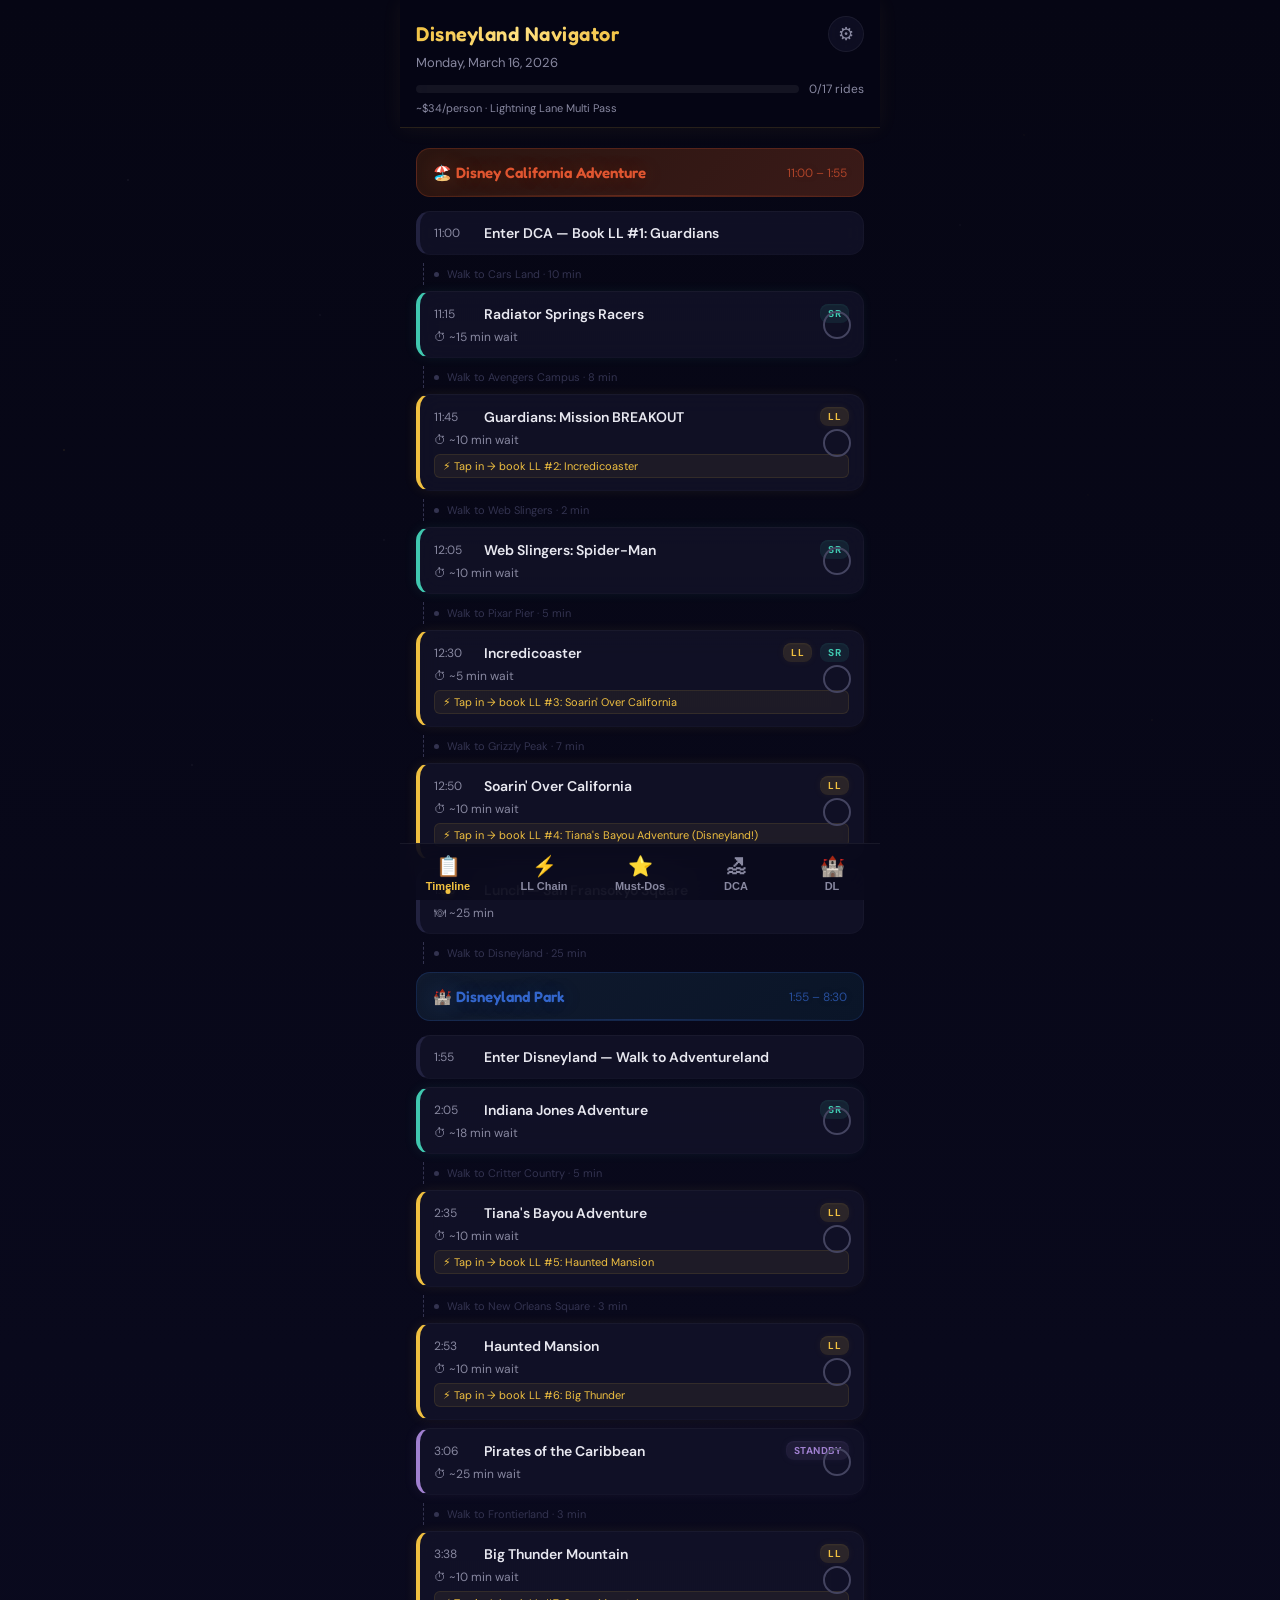
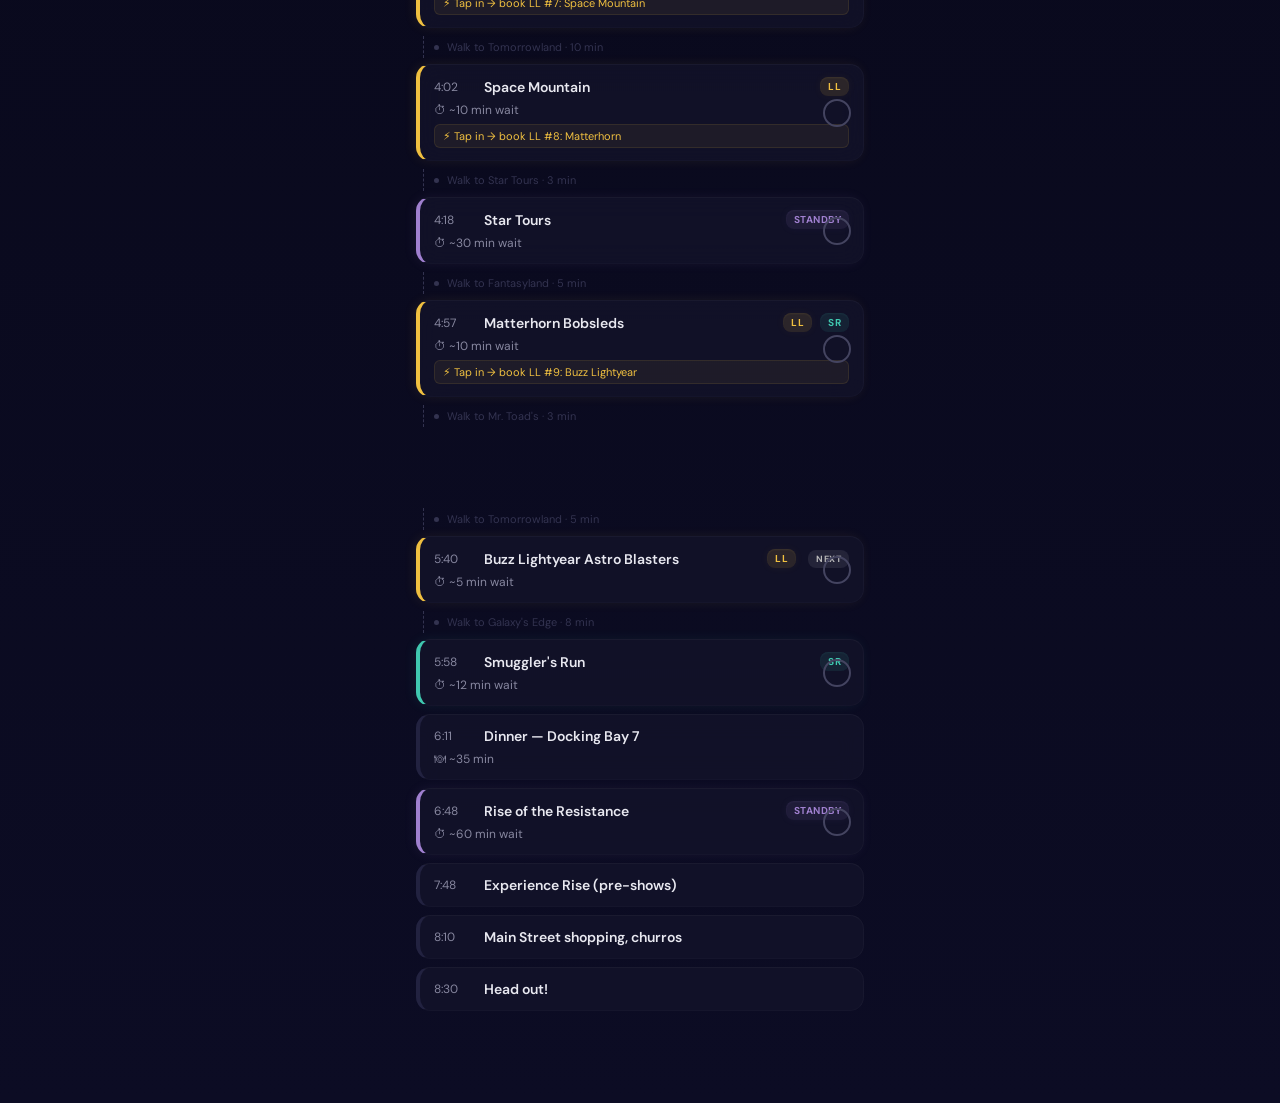
<file: index.html>
<!DOCTYPE html>
<html lang="en">
<head>
<meta charset="UTF-8">
<meta name="viewport" content="width=device-width, initial-scale=1.0, viewport-fit=cover">
<meta name="apple-mobile-web-app-capable" content="yes">
<meta name="apple-mobile-web-app-status-bar-style" content="black-translucent">
<meta name="theme-color" content="#0a0a1a">
<title>Disneyland Navigator — March 16</title>
<link rel="preconnect" href="https://fonts.googleapis.com">
<link rel="preconnect" href="https://fonts.gstatic.com" crossorigin>
<link href="https://fonts.googleapis.com/css2?family=DM+Sans:wght@400;500;600;700&family=Fredoka:wght@400;500;600;700&display=swap" rel="stylesheet">
<link rel="stylesheet" href="styles.css?v=3">
</head>
<body>

<div class="header">
  <div class="header-row">
    <h1 id="appTitle">Disneyland Navigator</h1>
    <button class="gear-btn" onclick="openSettings()" aria-label="Settings">&#9881;</button>
  </div>
  <div class="date" id="appDate">Monday, March 16, 2026</div>
  <div class="progress-bar-wrap">
    <div class="progress-bar"><div class="progress-bar-fill" id="progressFill"></div></div>
    <div class="progress-text" id="progressText">0/17 rides</div>
  </div>
  <div class="cost" id="appCost">~$34/person · Lightning Lane Multi Pass</div>
</div>

<div class="view active" id="view-timeline"></div>
<div class="view" id="view-chain"></div>
<div class="view" id="view-mustdos"></div>
<div class="view" id="view-dca"></div>
<div class="view" id="view-dl"></div>

<nav class="tabs">
  <button class="tab active" data-view="timeline"><span class="tab-icon">&#x1F4CB;</span>Timeline</button>
  <button class="tab" data-view="chain"><span class="tab-icon">&#x26A1;</span>LL Chain</button>
  <button class="tab" data-view="mustdos"><span class="tab-icon">&#x2B50;</span>Must-Dos</button>
  <button class="tab" data-view="dca"><span class="tab-icon">&#x1F3D6;</span>DCA</button>
  <button class="tab" data-view="dl"><span class="tab-icon">&#x1F3F0;</span>DL</button>
</nav>

<div class="settings-overlay" id="settingsOverlay">
  <div class="settings-header">
    <h2>Settings</h2>
    <button class="close-btn" onclick="closeSettings()" aria-label="Close">&#x2715;</button>
  </div>

  <div class="settings-section">
    <h3>Export Plan</h3>
    <p>Copy your plan + progress as JSON to share with Claude. Claude can return the full plan or just the sections that changed.</p>
    <label style="display:flex;align-items:center;gap:8px;font-size:12px;color:var(--text-dim);margin-bottom:10px;cursor:pointer;">
      <input type="checkbox" id="exportLiveWaits" checked> Include live wait times
    </label>
    <label style="display:flex;align-items:center;gap:8px;font-size:12px;color:var(--text-dim);margin-bottom:10px;cursor:pointer;">
      <input type="checkbox" id="exportLLSlots" checked> Include LL return windows
    </label>
    <div class="settings-btns">
      <button class="settings-btn btn-primary" onclick="exportPlan()">Copy to Clipboard</button>
    </div>
    <textarea class="settings-textarea" id="exportArea" readonly style="margin-top:10px;display:none;"></textarea>
    <div id="exportMsg"></div>
  </div>

  <div class="settings-section">
    <h3>Import Plan</h3>
    <p>Paste updated JSON from Claude. Supports full plans or partial updates (only changed sections).</p>
    <textarea class="settings-textarea" id="importArea" placeholder="Paste JSON here..."></textarea>
    <div class="settings-btns" style="margin-top:10px;">
      <button class="settings-btn btn-primary" onclick="importPlan()">Import Plan</button>
    </div>
    <div id="importMsg"></div>
  </div>

  <div class="settings-section">
    <h3>Live Wait Times</h3>
    <p id="liveWaitsStatus">Checking...</p>
    <div class="settings-btns" style="margin-top:8px;">
      <button class="settings-btn btn-primary" onclick="fetchLiveWaits()" style="font-size:12px;padding:8px 14px;">Refresh Now</button>
    </div>
  </div>

  <div class="settings-section">
    <h3>LL Return Windows</h3>
    <p id="llSlotsStatus">Checking...</p>
    <div class="settings-btns" style="margin-top:8px;">
      <button class="settings-btn btn-primary" onclick="fetchLLSlots()" style="font-size:12px;padding:8px 14px;">Refresh Now</button>
    </div>
  </div>

  <div class="settings-section">
    <h3>Departure Time</h3>
    <p>When you want to leave the park.</p>
    <input type="time" id="departureTime" value="20:30" class="departure-time-input">
  </div>

  <div class="settings-section">
    <h3>Reset</h3>
    <p>Restore the default built-in plan and clear any imported data.</p>
    <div class="settings-btns">
      <button class="settings-btn btn-danger" onclick="resetPlan()">Reset to Default</button>
    </div>
    <div id="resetMsg"></div>
  </div>
</div>

<div class="ll-input-overlay" id="llInputOverlay" onclick="closeLLEntry()">
  <div class="ll-input-sheet" onclick="event.stopPropagation()">
    <div id="llInputBody"></div>
  </div>
</div>
<div class="toast" id="toast"></div>

<script src="plan-data.js?v=3"></script>
<script src="app.js?v=3"></script>
</body>
</html>
</file>
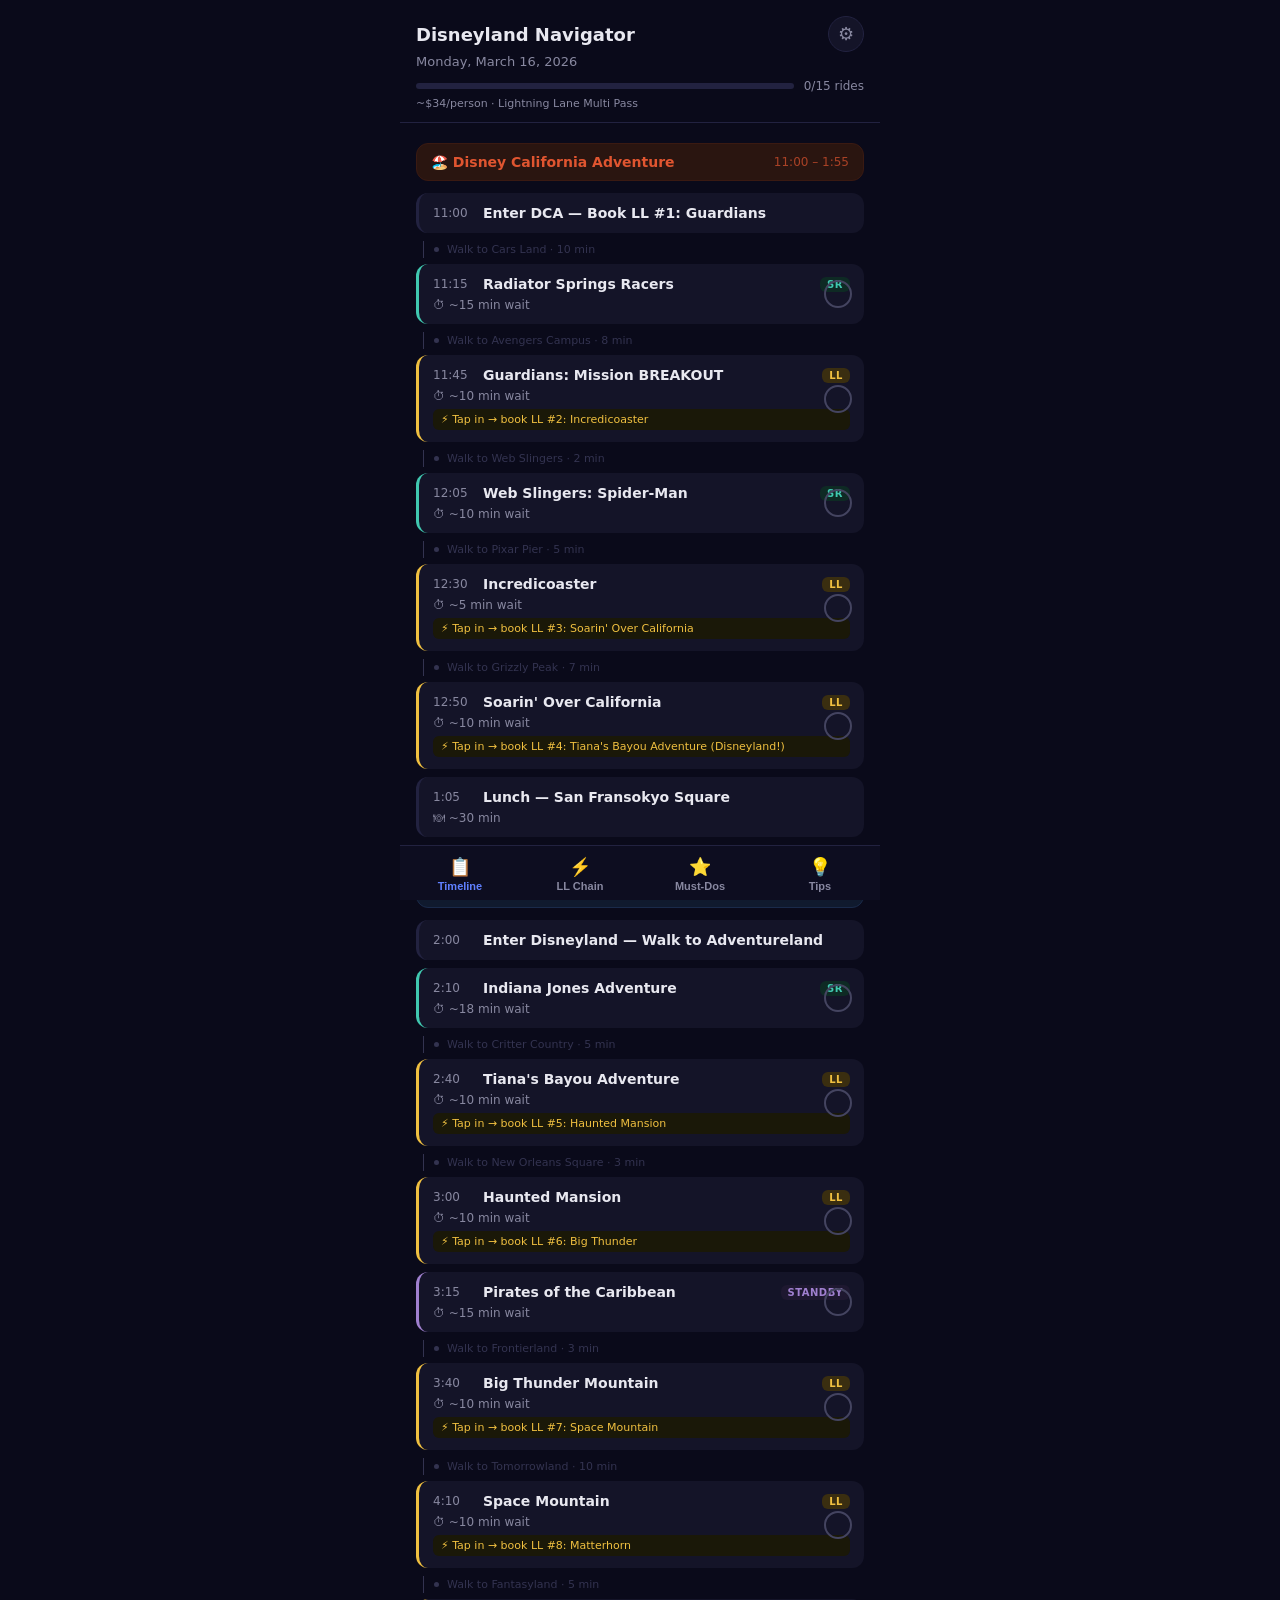
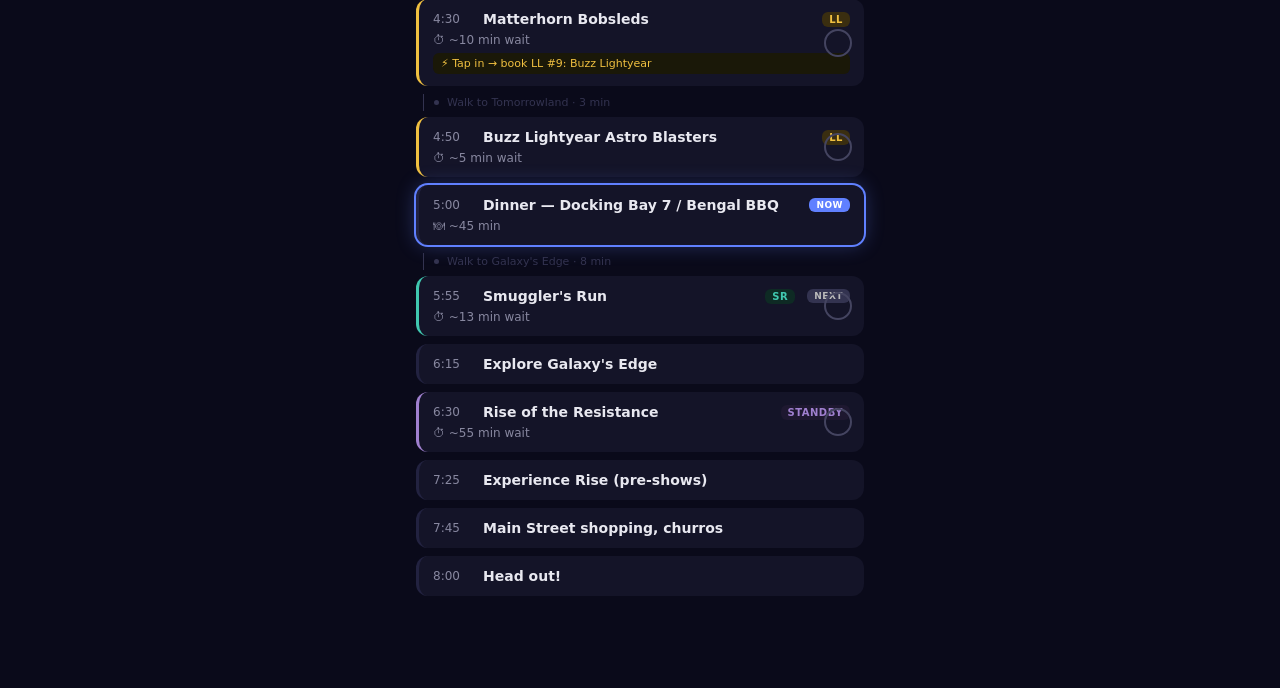
<file: disneyland-navigator.html>
<!DOCTYPE html>
<html lang="en">
<head>
<meta charset="UTF-8">
<meta name="viewport" content="width=device-width, initial-scale=1.0, viewport-fit=cover">
<meta name="apple-mobile-web-app-capable" content="yes">
<meta name="apple-mobile-web-app-status-bar-style" content="black-translucent">
<meta name="theme-color" content="#0a0a1a">
<title>Disneyland Navigator — March 16</title>
<style>
:root {
  --bg: #0a0a1a;
  --bg-card: #141428;
  --bg-card-done: #0e0e1e;
  --text: #e8e8f0;
  --text-dim: #8888a0;
  --text-done: #55556a;
  --dca: #e05530;
  --dca-bg: #2a1510;
  --dl: #3366cc;
  --dl-bg: #101a2e;
  --ll: #f0c040;
  --sr: #40c8b0;
  --standby: #a080d0;
  --walk: #333350;
  --accent: #6080ff;
  --now-glow: #6080ff55;
  --border: #222240;
  --radius: 12px;
  --safe-top: env(safe-area-inset-top, 0px);
  --safe-bottom: env(safe-area-inset-bottom, 0px);
}
* { margin:0; padding:0; box-sizing:border-box; -webkit-tap-highlight-color:transparent; }
body {
  font-family: -apple-system, BlinkMacSystemFont, 'Segoe UI', system-ui, sans-serif;
  background: var(--bg);
  color: var(--text);
  max-width: 480px;
  margin: 0 auto;
  min-height: 100dvh;
  padding-top: var(--safe-top);
  padding-bottom: calc(60px + var(--safe-bottom));
  overflow-x: hidden;
}

/* Header */
.header {
  padding: 16px 16px 12px;
  position: sticky; top: 0; z-index: 50;
  background: var(--bg);
  border-bottom: 1px solid var(--border);
}
.header-row { display:flex; align-items:center; justify-content:space-between; }
.header h1 { font-size: 18px; font-weight: 700; }
.header .date { font-size: 13px; color: var(--text-dim); margin-top: 2px; }
.progress-bar-wrap {
  margin-top: 10px; display:flex; align-items:center; gap:10px;
}
.progress-bar {
  flex:1; height:6px; background:#222240; border-radius:3px; overflow:hidden;
}
.progress-bar-fill {
  height:100%; background: linear-gradient(90deg, var(--ll), var(--accent));
  border-radius:3px; transition: width .4s ease;
}
.progress-text { font-size:12px; color:var(--text-dim); white-space:nowrap; }
.cost { font-size:11px; color:var(--text-dim); margin-top:4px; }

/* Gear button */
.gear-btn {
  width:36px; height:36px; border-radius:50%; border:1px solid var(--border);
  background:var(--bg-card); cursor:pointer; font-size:18px; display:flex;
  align-items:center; justify-content:center; color:var(--text-dim);
  transition: color .2s, border-color .2s; flex-shrink:0;
}
.gear-btn:hover { color:var(--text); border-color:var(--text-dim); }

/* Tabs */
.tabs {
  position:fixed; bottom:0; left:0; right:0; z-index:100;
  background: #0d0d20; border-top:1px solid var(--border);
  display:flex; justify-content:center; max-width:480px; margin:0 auto;
  padding-bottom: var(--safe-bottom);
}
.tab {
  flex:1; padding:10px 0 8px; text-align:center; font-size:11px; font-weight:600;
  color:var(--text-dim); background:none; border:none; cursor:pointer;
  transition: color .2s;
}
.tab.active { color:var(--accent); }
.tab-icon { font-size:18px; display:block; margin-bottom:2px; }

/* Views */
.view { display:none; padding:12px 16px 24px; }
.view.active { display:block; }

/* Park Banner */
.park-banner {
  padding:10px 14px; border-radius:var(--radius); margin:8px 0 12px;
  font-weight:700; font-size:14px; display:flex; align-items:center; gap:8px;
}
.park-banner.dca { background:var(--dca-bg); color:var(--dca); border:1px solid #3a1a12; }
.park-banner.dl { background:var(--dl-bg); color:var(--dl); border:1px solid #1a2a4a; }
.park-banner .park-time { font-weight:400; font-size:12px; opacity:.7; margin-left:auto; }

/* Activity Card */
.card {
  background:var(--bg-card); border-radius:var(--radius); padding:12px 14px;
  margin-bottom:8px; border-left:3px solid var(--border);
  transition: opacity .3s, transform .15s;
  position:relative;
}
.card.method-ll { border-left-color:var(--ll); }
.card.method-sr { border-left-color:var(--sr); }
.card.method-standby { border-left-color:var(--standby); }
.card.done { opacity:.45; }
.card.done .card-title { text-decoration:line-through; }
.card.now { box-shadow:0 0 0 2px var(--accent), 0 0 20px var(--now-glow); }
@keyframes pulse-glow {
  0%,100% { box-shadow:0 0 0 2px var(--accent), 0 0 12px var(--now-glow); }
  50% { box-shadow:0 0 0 2px var(--accent), 0 0 24px var(--now-glow); }
}
.card.now { animation: pulse-glow 2.5s ease-in-out infinite; }

.card-top { display:flex; align-items:center; gap:8px; }
.card-time { font-size:12px; color:var(--text-dim); min-width:42px; font-variant-numeric:tabular-nums; }
.card-title { font-size:14px; font-weight:600; flex:1; }
.badge {
  font-size:10px; font-weight:700; padding:2px 7px; border-radius:6px;
  text-transform:uppercase; letter-spacing:.5px;
}
.badge-ll { background:#3a2e10; color:var(--ll); }
.badge-sr { background:#0e2a24; color:var(--sr); }
.badge-standby { background:#1e1830; color:var(--standby); }
.badge-now { background:var(--accent); color:#fff; font-size:9px; margin-left:4px; }
.badge-next { background:#333350; color:#bbb; font-size:9px; margin-left:4px; }

.card-details { margin-top:6px; display:flex; align-items:center; gap:10px; font-size:12px; color:var(--text-dim); }
.card-wait { display:flex; align-items:center; gap:3px; }
.card-ll-note { margin-top:6px; font-size:11px; color:var(--ll); background:#1a1808; padding:4px 8px; border-radius:6px; }

.card-check {
  position:absolute; right:12px; top:50%; transform:translateY(-50%);
  width:28px; height:28px; border-radius:50%; border:2px solid #444460;
  background:none; cursor:pointer; display:flex; align-items:center; justify-content:center;
  transition: all .2s; color:transparent; font-size:14px;
}
.card-check.checked {
  border-color:var(--accent); background:var(--accent); color:#fff;
  animation: check-pop .25s ease;
}
@keyframes check-pop {
  0% { transform:translateY(-50%) scale(1); }
  50% { transform:translateY(-50%) scale(1.25); }
  100% { transform:translateY(-50%) scale(1); }
}

/* Walk connector */
.walk {
  display:flex; align-items:center; gap:8px; padding:2px 0 2px 18px;
  margin-bottom:6px; font-size:11px; color:var(--walk); position:relative;
}
.walk::before {
  content:''; position:absolute; left:7px; top:0; bottom:0;
  width:1px; background:var(--walk);
}
.walk-dot {
  width:5px; height:5px; border-radius:50%; background:var(--walk); flex-shrink:0;
}

/* LL Chain */
.chain-step {
  display:flex; gap:12px; padding:12px 0; position:relative;
}
.chain-step::before {
  content:''; position:absolute; left:15px; top:0; bottom:0; width:2px; background:var(--border);
}
.chain-step:last-child::before { display:none; }
.chain-num {
  width:32px; height:32px; border-radius:50%; border:2px solid var(--border);
  display:flex; align-items:center; justify-content:center;
  font-size:13px; font-weight:700; flex-shrink:0; z-index:1; background:var(--bg);
}
.chain-step.done .chain-num { border-color:var(--accent); background:var(--accent); color:#fff; }
.chain-body { flex:1; }
.chain-trigger { font-size:11px; color:var(--text-dim); }
.chain-ride { font-size:14px; font-weight:600; margin-top:2px; }
.chain-park { font-size:11px; margin-top:2px; }
.chain-park.dca { color:var(--dca); }
.chain-park.dl { color:var(--dl); }
.chain-note { font-size:11px; color:var(--ll); margin-top:4px; padding:3px 8px; background:#1a1808; border-radius:6px; display:inline-block; }

/* Must-Dos */
.mustdo-item {
  display:flex; align-items:center; gap:12px; padding:14px;
  background:var(--bg-card); border-radius:var(--radius); margin-bottom:8px;
}
.mustdo-item.done { opacity:.45; }
.mustdo-item.done .mustdo-title { text-decoration:line-through; }
.mustdo-check {
  width:28px; height:28px; border-radius:50%; border:2px solid #444460;
  background:none; cursor:pointer; display:flex; align-items:center; justify-content:center;
  transition:all .2s; color:transparent; font-size:14px; flex-shrink:0;
}
.mustdo-check.checked { border-color:var(--accent); background:var(--accent); color:#fff; animation:check-pop .25s ease; }
.mustdo-title { font-size:14px; font-weight:600; flex:1; }
.mustdo-meta { font-size:11px; color:var(--text-dim); }
.mustdo-progress { font-size:13px; color:var(--text-dim); margin-bottom:12px; }

/* Tips */
details {
  background:var(--bg-card); border-radius:var(--radius); margin-bottom:8px;
  overflow:hidden;
}
summary {
  padding:14px; font-weight:600; font-size:14px; cursor:pointer;
  list-style:none; display:flex; align-items:center; gap:8px;
  min-height:44px;
}
summary::-webkit-details-marker { display:none; }
summary::before { content:'▸'; color:var(--text-dim); transition:transform .2s; }
details[open] summary::before { transform:rotate(90deg); }
.tip-content { padding:0 14px 14px; font-size:13px; color:var(--text-dim); line-height:1.5; }
.section-title { font-size:16px; font-weight:700; margin:16px 0 10px; }

/* Settings overlay */
.settings-overlay {
  display:none; position:fixed; inset:0; z-index:200;
  background:var(--bg); overflow-y:auto;
  max-width:480px; margin:0 auto;
  padding: calc(var(--safe-top) + 16px) 16px calc(var(--safe-bottom) + 16px);
}
.settings-overlay.open { display:block; }
.settings-header {
  display:flex; align-items:center; justify-content:space-between; margin-bottom:24px;
}
.settings-header h2 { font-size:18px; font-weight:700; }
.close-btn {
  width:36px; height:36px; border-radius:50%; border:1px solid var(--border);
  background:var(--bg-card); cursor:pointer; font-size:20px; display:flex;
  align-items:center; justify-content:center; color:var(--text-dim);
}
.settings-section { margin-bottom:28px; }
.settings-section h3 { font-size:14px; font-weight:600; margin-bottom:8px; color:var(--text); }
.settings-section p { font-size:12px; color:var(--text-dim); margin-bottom:10px; line-height:1.4; }
.settings-textarea {
  width:100%; min-height:120px; background:var(--bg-card); border:1px solid var(--border);
  border-radius:var(--radius); color:var(--text); font-family:monospace; font-size:11px;
  padding:10px; resize:vertical;
}
.settings-btn {
  padding:10px 20px; border-radius:var(--radius); border:none; font-weight:600;
  font-size:13px; cursor:pointer; transition: opacity .2s;
}
.settings-btn:active { opacity:.7; }
.btn-primary { background:var(--accent); color:#fff; }
.btn-danger { background:#401818; color:#e05050; border:1px solid #602020; }
.settings-btns { display:flex; gap:10px; flex-wrap:wrap; }
.settings-msg {
  font-size:12px; margin-top:8px; padding:6px 10px; border-radius:6px;
}
.settings-msg.success { color:#40c870; background:#0a2010; }
.settings-msg.error { color:#e05050; background:#2a0a0a; }

/* Live wait times */
.card-wait-live { color: #f0c040; font-weight: 600; }
.card-wait-planned { opacity: 0.6; }
.card-closed { color: #e05050; font-size: 11px; font-weight: 600; }
.live-dot { display:inline-block; width:6px; height:6px; border-radius:50%; background:#40c870; margin-right:4px; vertical-align:middle; }
.live-dot.stale { background: #f0c040; }
.attribution { font-size:10px; color:var(--text-dim); text-align:center; padding:8px 0; margin-top:16px; opacity:0.6; }
.attribution a { color:var(--text-dim); text-decoration:underline; }

/* Action Sheet */
.action-overlay {
  position:fixed; inset:0; z-index:200; background:rgba(0,0,0,0.6);
  display:none; align-items:flex-end; justify-content:center;
  -webkit-backdrop-filter:blur(4px); backdrop-filter:blur(4px);
}
.action-overlay.open { display:flex; }
.action-sheet {
  background:#1a1a30; width:100%; max-width:480px;
  border-radius:16px 16px 0 0; padding:20px 16px calc(16px + var(--safe-bottom));
  animation: sheetUp .25s ease-out;
}
@keyframes sheetUp { from { transform:translateY(100%); } to { transform:translateY(0); } }
.action-sheet-title { font-size:16px; font-weight:700; margin-bottom:2px; }
.action-sheet-sub { font-size:12px; color:var(--text-dim); margin-bottom:14px; }
.action-btn {
  display:flex; align-items:center; gap:10px; width:100%; padding:12px 14px;
  background:#222244; border:1px solid var(--border); border-radius:10px;
  color:var(--text); font-size:14px; cursor:pointer; margin-bottom:8px;
  text-align:left; transition:background .15s;
}
.action-btn:active { background:#2a2a50; }
.action-btn-icon { font-size:18px; flex-shrink:0; width:28px; text-align:center; }
.action-cancel {
  width:100%; padding:13px; background:transparent; border:1px solid var(--border);
  border-radius:10px; color:var(--text-dim); font-size:14px; font-weight:600;
  cursor:pointer; margin-top:4px;
}
.action-cancel:active { background:#222244; }
.action-custom-wrap {
  display:flex; gap:8px; margin-bottom:8px;
}
.action-custom-wrap input {
  flex:1; padding:10px 12px; background:#181830; border:1px solid var(--border);
  border-radius:8px; color:var(--text); font-size:14px; outline:none;
}
.action-custom-wrap input:focus { border-color:var(--accent); }
.action-custom-wrap button {
  padding:10px 16px; background:var(--accent); border:none; border-radius:8px;
  color:#fff; font-size:13px; font-weight:600; cursor:pointer; white-space:nowrap;
}

/* Toast */
.toast {
  position:fixed; bottom:calc(70px + var(--safe-bottom)); left:50%; transform:translateX(-50%);
  background:#40c870; color:#000; padding:10px 20px; border-radius:20px;
  font-size:13px; font-weight:600; z-index:300; opacity:0; pointer-events:none;
  transition:opacity .25s; white-space:nowrap;
}
.toast.show { opacity:1; }
</style>
</head>
<body>

<div class="header">
  <div class="header-row">
    <h1 id="appTitle">Disneyland Navigator</h1>
    <button class="gear-btn" onclick="openSettings()" aria-label="Settings">&#9881;</button>
  </div>
  <div class="date" id="appDate">Monday, March 16, 2026</div>
  <div class="progress-bar-wrap">
    <div class="progress-bar"><div class="progress-bar-fill" id="progressFill"></div></div>
    <div class="progress-text" id="progressText">0/15 rides</div>
  </div>
  <div class="cost" id="appCost">~$34/person · Lightning Lane Multi Pass</div>
</div>

<div class="view active" id="view-timeline"></div>
<div class="view" id="view-chain"></div>
<div class="view" id="view-mustdos"></div>
<div class="view" id="view-tips"></div>

<nav class="tabs">
  <button class="tab active" data-view="timeline"><span class="tab-icon">&#x1F4CB;</span>Timeline</button>
  <button class="tab" data-view="chain"><span class="tab-icon">&#x26A1;</span>LL Chain</button>
  <button class="tab" data-view="mustdos"><span class="tab-icon">&#x2B50;</span>Must-Dos</button>
  <button class="tab" data-view="tips"><span class="tab-icon">&#x1F4A1;</span>Tips</button>
</nav>

<div class="settings-overlay" id="settingsOverlay">
  <div class="settings-header">
    <h2>Settings</h2>
    <button class="close-btn" onclick="closeSettings()" aria-label="Close">&#x2715;</button>
  </div>

  <div class="settings-section">
    <h3>Export Plan</h3>
    <p>Copy your plan + progress as JSON to share with Claude. Claude can return the full plan or just the sections that changed.</p>
    <label style="display:flex;align-items:center;gap:8px;font-size:12px;color:var(--text-dim);margin-bottom:10px;cursor:pointer;">
      <input type="checkbox" id="exportLiveWaits" checked> Include live wait times
    </label>
    <div class="settings-btns">
      <button class="settings-btn btn-primary" onclick="exportPlan()">Copy to Clipboard</button>
    </div>
    <textarea class="settings-textarea" id="exportArea" readonly style="margin-top:10px;display:none;"></textarea>
    <div id="exportMsg"></div>
  </div>

  <div class="settings-section">
    <h3>Import Plan</h3>
    <p>Paste updated JSON from Claude. Supports full plans or partial updates (only changed sections).</p>
    <textarea class="settings-textarea" id="importArea" placeholder="Paste JSON here..."></textarea>
    <div class="settings-btns" style="margin-top:10px;">
      <button class="settings-btn btn-primary" onclick="importPlan()">Import Plan</button>
    </div>
    <div id="importMsg"></div>
  </div>

  <div class="settings-section">
    <h3>Live Wait Times</h3>
    <p id="liveWaitsStatus">Checking...</p>
  </div>

  <div class="settings-section">
    <h3>Reset</h3>
    <p>Restore the default built-in plan and clear any imported data.</p>
    <div class="settings-btns">
      <button class="settings-btn btn-danger" onclick="resetPlan()">Reset to Default</button>
    </div>
    <div id="resetMsg"></div>
  </div>
</div>

<div class="action-overlay" id="actionOverlay" onclick="closeActions()">
  <div class="action-sheet" onclick="event.stopPropagation()">
    <div id="actionSheetBody"></div>
    <button class="action-cancel" onclick="closeActions()">Cancel</button>
  </div>
</div>
<div class="toast" id="toast"></div>

<script>
// ── Default Plan Data ─────────────────────────────────
const DEFAULT_PLAN = {
  version: 1,
  meta: {
    title: 'Disneyland Navigator',
    date: 'Monday, March 16, 2026',
    cost: '~$34/person \u00b7 Lightning Lane Multi Pass'
  },
  schedule: [
    // DCA
    {id:'enter-dca',time:'11:00',m:660,title:'Enter DCA \u2014 Book LL #1: Guardians',park:'dca',type:'action',method:null,wait:null,isMustDo:false,llNote:null},
    {id:'walk-carsland',time:'11:05',m:665,title:'Walk to Cars Land',park:'dca',type:'walk',method:null,wait:10,isMustDo:false,llNote:null},
    {id:'radiator-springs',time:'11:15',m:675,title:'Radiator Springs Racers',park:'dca',type:'ride',method:'sr',wait:15,isMustDo:true,llNote:null},
    {id:'walk-avengers',time:'11:35',m:695,title:'Walk to Avengers Campus',park:'dca',type:'walk',method:null,wait:8,isMustDo:false,llNote:null},
    {id:'guardians',time:'11:45',m:705,title:'Guardians: Mission BREAKOUT',park:'dca',type:'ride',method:'ll',wait:10,isMustDo:true,llNote:'Tap in \u2192 book LL #2: Incredicoaster'},
    {id:'walk-webslingers',time:'12:00',m:720,title:'Walk to Web Slingers',park:'dca',type:'walk',method:null,wait:2,isMustDo:false,llNote:null},
    {id:'webslingers',time:'12:05',m:725,title:'Web Slingers: Spider-Man',park:'dca',type:'ride',method:'sr',wait:10,isMustDo:false,llNote:null},
    {id:'walk-pixarpier',time:'12:20',m:740,title:'Walk to Pixar Pier',park:'dca',type:'walk',method:null,wait:5,isMustDo:false,llNote:null},
    {id:'incredicoaster',time:'12:30',m:750,title:'Incredicoaster',park:'dca',type:'ride',method:'ll',wait:5,isMustDo:false,llNote:'Tap in \u2192 book LL #3: Soarin\' Over California'},
    {id:'walk-grizzly',time:'12:40',m:760,title:'Walk to Grizzly Peak',park:'dca',type:'walk',method:null,wait:7,isMustDo:false,llNote:null},
    {id:'soarin',time:'12:50',m:770,title:'Soarin\' Over California',park:'dca',type:'ride',method:'ll',wait:10,isMustDo:false,llNote:'Tap in \u2192 book LL #4: Tiana\'s Bayou Adventure (Disneyland!)'},
    {id:'lunch',time:'1:05',m:785,title:'Lunch \u2014 San Fransokyo Square',park:'dca',type:'meal',method:null,wait:30,isMustDo:false,llNote:null},
    {id:'walk-disneyland',time:'1:35',m:815,title:'Walk to Disneyland',park:'dca',type:'walk',method:null,wait:25,isMustDo:false,llNote:null},

    // Disneyland
    {id:'enter-dl',time:'2:00',m:840,title:'Enter Disneyland \u2014 Walk to Adventureland',park:'dl',type:'action',method:null,wait:7,isMustDo:false,llNote:null},
    {id:'indiana-jones',time:'2:10',m:850,title:'Indiana Jones Adventure',park:'dl',type:'ride',method:'sr',wait:18,isMustDo:true,llNote:null},
    {id:'walk-critter',time:'2:30',m:870,title:'Walk to Critter Country',park:'dl',type:'walk',method:null,wait:5,isMustDo:false,llNote:null},
    {id:'tianas',time:'2:40',m:880,title:'Tiana\'s Bayou Adventure',park:'dl',type:'ride',method:'ll',wait:10,isMustDo:false,llNote:'Tap in \u2192 book LL #5: Haunted Mansion'},
    {id:'walk-neworleans',time:'2:55',m:895,title:'Walk to New Orleans Square',park:'dl',type:'walk',method:null,wait:3,isMustDo:false,llNote:null},
    {id:'haunted-mansion',time:'3:00',m:900,title:'Haunted Mansion',park:'dl',type:'ride',method:'ll',wait:10,isMustDo:true,llNote:'Tap in \u2192 book LL #6: Big Thunder'},
    {id:'pirates',time:'3:15',m:915,title:'Pirates of the Caribbean',park:'dl',type:'ride',method:'standby',wait:15,isMustDo:false,llNote:null},
    {id:'walk-frontier',time:'3:35',m:935,title:'Walk to Frontierland',park:'dl',type:'walk',method:null,wait:3,isMustDo:false,llNote:null},
    {id:'big-thunder',time:'3:40',m:940,title:'Big Thunder Mountain',park:'dl',type:'ride',method:'ll',wait:10,isMustDo:true,llNote:'Tap in \u2192 book LL #7: Space Mountain'},
    {id:'walk-tomorrow1',time:'3:55',m:955,title:'Walk to Tomorrowland',park:'dl',type:'walk',method:null,wait:10,isMustDo:false,llNote:null},
    {id:'space-mountain',time:'4:10',m:970,title:'Space Mountain',park:'dl',type:'ride',method:'ll',wait:10,isMustDo:true,llNote:'Tap in \u2192 book LL #8: Matterhorn'},
    {id:'walk-fantasy',time:'4:25',m:985,title:'Walk to Fantasyland',park:'dl',type:'walk',method:null,wait:5,isMustDo:false,llNote:null},
    {id:'matterhorn',time:'4:30',m:990,title:'Matterhorn Bobsleds',park:'dl',type:'ride',method:'ll',wait:10,isMustDo:false,llNote:'Tap in \u2192 book LL #9: Buzz Lightyear'},
    {id:'walk-tomorrow2',time:'4:45',m:1005,title:'Walk to Tomorrowland',park:'dl',type:'walk',method:null,wait:3,isMustDo:false,llNote:null},
    {id:'buzz',time:'4:50',m:1010,title:'Buzz Lightyear Astro Blasters',park:'dl',type:'ride',method:'ll',wait:5,isMustDo:false,llNote:null},
    {id:'dinner',time:'5:00',m:1020,title:'Dinner \u2014 Docking Bay 7 / Bengal BBQ',park:'dl',type:'meal',method:null,wait:45,isMustDo:false,llNote:null},
    {id:'walk-galaxy',time:'5:45',m:1065,title:'Walk to Galaxy\'s Edge',park:'dl',type:'walk',method:null,wait:8,isMustDo:false,llNote:null},
    {id:'smugglers-run',time:'5:55',m:1075,title:'Smuggler\'s Run',park:'dl',type:'ride',method:'sr',wait:13,isMustDo:false,llNote:null},
    {id:'explore-galaxy',time:'6:15',m:1095,title:'Explore Galaxy\'s Edge',park:'dl',type:'action',method:null,wait:15,isMustDo:false,llNote:null},
    {id:'rise',time:'6:30',m:1110,title:'Rise of the Resistance',park:'dl',type:'ride',method:'standby',wait:55,isMustDo:true,llNote:null},
    {id:'rise-experience',time:'7:25',m:1125,title:'Experience Rise (pre-shows)',park:'dl',type:'action',method:null,wait:null,isMustDo:false,llNote:null},
    {id:'free-time',time:'7:45',m:1185,title:'Main Street shopping, churros',park:'dl',type:'action',method:null,wait:15,isMustDo:false,llNote:null},
    {id:'head-out',time:'8:00',m:1200,title:'Head out!',park:'dl',type:'action',method:null,wait:null,isMustDo:false,llNote:null},
  ],
  llChain: [
    {num:1,trigger:'11:00 (park entry)',ride:'Guardians: Mission BREAKOUT',park:'dca',rideId:'guardians'},
    {num:2,trigger:'Tap Guardians',ride:'Incredicoaster',park:'dca',rideId:'incredicoaster'},
    {num:3,trigger:'Tap Incredicoaster',ride:'Soarin\' Over California',park:'dca',rideId:'soarin',note:null},
    {num:4,trigger:'Tap Soarin\'',ride:'Tiana\'s Bayou Adventure',park:'dl',rideId:'tianas',note:'Cross-park book \u2014 the key move'},
    {num:5,trigger:'Tap Tiana\'s',ride:'Haunted Mansion',park:'dl',rideId:'haunted-mansion'},
    {num:6,trigger:'Tap Haunted Mansion',ride:'Big Thunder Mountain',park:'dl',rideId:'big-thunder'},
    {num:7,trigger:'Tap Big Thunder',ride:'Space Mountain',park:'dl',rideId:'space-mountain'},
    {num:8,trigger:'Tap Space Mountain',ride:'Matterhorn Bobsleds',park:'dl',rideId:'matterhorn'},
    {num:9,trigger:'Tap Matterhorn',ride:'Buzz Lightyear Astro Blasters',park:'dl',rideId:'buzz'},
  ],
  mustDos: [
    {id:'radiator-springs',title:'Radiator Springs Racers',park:'DCA',method:'SR'},
    {id:'guardians',title:'Guardians: Mission BREAKOUT',park:'DCA',method:'LL'},
    {id:'rise',title:'Rise of the Resistance',park:'Disneyland',method:'Standby'},
    {id:'indiana-jones',title:'Indiana Jones Adventure',park:'Disneyland',method:'SR'},
    {id:'space-mountain',title:'Space Mountain',park:'Disneyland',method:'LL'},
    {id:'big-thunder',title:'Big Thunder Mountain',park:'Disneyland',method:'LL'},
    {id:'haunted-mansion',title:'Haunted Mansion',park:'Disneyland',method:'LL'},
  ],
  contingencies: [
    {title:'Haunted Mansion has Virtual Queue',body:'Drop it from the LL chain. Book Tiana\'s \u2192 Big Thunder \u2192 Space Mountain \u2192 Matterhorn \u2192 Buzz \u2192 Star Tours. Join the Haunted Mansion VQ in the app when it drops.'},
    {title:'Rise of the Resistance standby exceeds 70 min',body:'Check the app at 5:30. If it\'s 70+, consider riding Smuggler\'s Run first and checking again at 6:15. Monday evenings usually dip to 45-55 min by 6:30-7:00pm.'},
    {title:'LL return window pushed way out',body:'Use the 2-hour rule \u2014 if your window is 2+ hours away, you can book your next LL exactly 120 min after your last booking without tapping in.'},
    {title:'Web Slingers SR is unusually long',body:'Use LL instead and redirect the freed SR time. Swap your LL chain to book Web Slingers early and use the saved slot for Toy Story Midway Mania later.'},
  ],
  proTips: [
    'Buy Multi Pass on March 9 (7 days ahead, 7:00am PT) to lock in the lowest price.',
    'Mobile order lunch at 12:30 while walking to Incredicoaster \u2014 pickup at San Fransokyo Square after Soarin\'.',
    'Mobile order dinner at 4:30 for Docking Bay 7 \u2014 walk straight in after Buzz.',
    'Soarin\' is currently "Over California" for DCA\'s 25th anniversary (through July 1, 2026) \u2014 the original film.',
    'Smuggler\'s Run double rider \u2014 pairs of 2 can ride together now. You\'ll likely be engineers but the ride is still great.',
    'Rise of the Resistance queue is themed and incredible \u2014 don\'t rush through it.',
    'Bring a portable charger \u2014 the Disneyland app drains battery with all the LL bookings.',
    'March 16 is before spring break (LAUSD starts ~March 30) \u2014 moderate Monday crowds expected.',
    'Tap at the second touchpoint (right before loading zone) to book your next LL a few minutes earlier.',
  ]
};

// ── Plan Loading ─────────────────────────────────────
const PLAN_STORAGE_KEY = 'disney-plan-data-2026-03-16';
let planData;

function loadPlan() {
  try {
    const stored = localStorage.getItem(PLAN_STORAGE_KEY);
    if (stored) {
      const parsed = JSON.parse(stored);
      if (parsed && parsed.schedule && parsed.schedule.length) {
        planData = parsed;
        return;
      }
    }
  } catch(e) {}
  planData = DEFAULT_PLAN;
}

loadPlan();

// ── Schedule Merge Helper ────────────────────────────
function mergeScheduleUpdates(schedule, updates) {
  const idxMap = new Map();
  schedule.forEach((item, i) => idxMap.set(item.id, i));
  const notFound = [];
  updates.forEach(update => {
    if (!update.id) return;
    const idx = idxMap.get(update.id);
    if (idx !== undefined) {
      schedule[idx] = { ...schedule[idx], ...update };
    } else {
      notFound.push(update.id);
    }
  });
  return notFound;
}

// ── Live Wait Times ──────────────────────────────────
const CORS_PROXIES = [
  url => 'https://corsproxy.io/?' + encodeURIComponent(url),
  url => 'https://api.allorigins.win/raw?url=' + encodeURIComponent(url),
];
const QUEUE_TIMES_BASE = {
  dl: 'https://queue-times.com/parks/16/queue_times.json',
  dca: 'https://queue-times.com/parks/17/queue_times.json'
};

async function fetchWithCorsRetry(url) {
  // Try direct first
  try {
    const r = await fetch(url);
    if (r.ok) return r.json();
  } catch(e) {}
  // Try each proxy
  for (const proxy of CORS_PROXIES) {
    try {
      const r = await fetch(proxy(url));
      if (r.ok) return r.json();
    } catch(e) {}
  }
  return null;
}
let liveWaits = {};
let lastFetchTime = null;

function normalizeRideName(name) {
  return name.toLowerCase().replace(/[^a-z0-9 ]/g, '').replace(/\s+/g, ' ').trim();
}

function similarityScore(a, b) {
  const na = normalizeRideName(a);
  const nb = normalizeRideName(b);
  if (na === nb) return 1.0;
  if (na.includes(nb) || nb.includes(na)) return 0.8;
  const wordsA = new Set(na.split(' ').filter(w => w.length > 2));
  const wordsB = new Set(nb.split(' ').filter(w => w.length > 2));
  if (wordsA.size === 0 || wordsB.size === 0) return 0;
  let intersection = 0;
  wordsA.forEach(w => { if (wordsB.has(w)) intersection++; });
  const union = new Set([...wordsA, ...wordsB]).size;
  return intersection / union;
}

function findBestMatch(title, apiRides) {
  let best = null;
  let bestScore = 0;
  apiRides.forEach(ride => {
    const score = similarityScore(title, ride.name);
    if (score > bestScore) {
      bestScore = score;
      best = ride;
    }
  });
  return bestScore >= 0.3 ? best : null;
}

async function fetchLiveWaits() {
  try {
    const [dlRes, dcaRes] = await Promise.all([
      fetchWithCorsRetry(QUEUE_TIMES_BASE.dl),
      fetchWithCorsRetry(QUEUE_TIMES_BASE.dca)
    ]);

    if (!dlRes && !dcaRes) {
      updateLiveWaitsStatus(0, 'Could not reach Queue-Times API');
      return;
    }

    const apiRides = { dl: [], dca: [] };
    [['dl', dlRes], ['dca', dcaRes]].forEach(([park, res]) => {
      if (res && res.lands) {
        res.lands.forEach(land => {
          if (land.rides) apiRides[park].push(...land.rides);
        });
      }
    });

    liveWaits = {};
    let matchCount = 0;
    planData.schedule.forEach(item => {
      if (item.type !== 'ride') return;
      const park = item.park;
      if (!apiRides[park] || apiRides[park].length === 0) return;
      const match = findBestMatch(item.title, apiRides[park]);
      if (match) {
        liveWaits[item.id] = {
          wait_time: match.wait_time,
          is_open: match.is_open,
          last_updated: match.last_updated,
          api_name: match.name
        };
        matchCount++;
      }
    });

    lastFetchTime = new Date();
    updateLiveWaitsStatus(matchCount, null);
    renderTimeline();
  } catch (err) {
    console.warn('Live wait times unavailable:', err);
    updateLiveWaitsStatus(0, err.message);
  }
}

function updateLiveWaitsStatus(matchCount, error) {
  const el = document.getElementById('liveWaitsStatus');
  if (!el) return;
  if (error) {
    el.textContent = 'Unavailable: ' + error;
    el.style.color = '#e05050';
  } else if (matchCount > 0) {
    const ago = lastFetchTime ? Math.round((Date.now() - lastFetchTime.getTime()) / 60000) : 0;
    el.textContent = `Active — ${matchCount} rides matched · updated ${ago < 1 ? 'just now' : ago + ' min ago'}`;
    el.style.color = '#40c870';
  } else {
    el.textContent = 'No rides matched from API data.';
    el.style.color = 'var(--text-dim)';
  }
}

// ── Quick Actions ─────────────────────────────────────
let activeCardId = null;

function openActions(id) {
  const item = planData.schedule.find(s => s.id === id);
  if (!item || item.type === 'walk') return;
  activeCardId = id;

  const isDone = !!completed[id];
  const isRide = item.type === 'ride';
  const live = liveWaits[id];
  const liveStr = live && live.is_open ? `${live.wait_time} min live` : (live && !live.is_open ? 'CLOSED' : '');

  let html = `<div class="action-sheet-title">${item.title}</div>`;
  let subParts = [item.time];
  if (item.method) subParts.push(item.method.toUpperCase());
  if (liveStr) subParts.push(liveStr);
  html += `<div class="action-sheet-sub">${subParts.join(' · ')}</div>`;

  if (isRide && !isDone) {
    html += btn('🚫', 'Ride is down', 'down');
    html += btn('⏱', 'Wait too long', 'wait-long');
    if (item.method === 'll') html += btn('⚡', 'Missed LL window', 'missed-ll');
    if (item.method === 'll') {
      html += `<div class="action-custom-wrap" id="llTimesWrap" style="display:none;">
        <input type="text" id="llTimesInput" placeholder="e.g. Guardians 1:30, Incred 2:15" />
        <button onclick="sendAction('ll-times')">Copy</button>
      </div>`;
      html += btn('🎟', 'LL times available', 'show-ll-times');
    }
    html += btn('⏭', 'Skip this', 'skip');
  }
  if (isRide && isDone) {
    html += btn('🔄', 'Ride again', 'ride-again');
  }

  // Universal (non-walk)
  html += btn('🕐', 'Running behind', 'behind');
  html += btn('🏃', 'Ahead of schedule', 'ahead');
  html += btn('🍽', 'Need a break', 'break');
  html += `<div class="action-custom-wrap" id="customNoteWrap" style="display:none;">
    <input type="text" id="customNoteInput" placeholder="Type a note…" />
    <button onclick="sendAction('custom')">Copy</button>
  </div>`;
  html += btn('📝', 'Custom note', 'show-custom');

  document.getElementById('actionSheetBody').innerHTML = html;
  document.getElementById('actionOverlay').classList.add('open');
}

function btn(icon, label, type) {
  let onclick;
  if (type === 'show-custom') {
    onclick = `document.getElementById('customNoteWrap').style.display='flex';document.getElementById('customNoteInput').focus();`;
  } else if (type === 'show-ll-times') {
    onclick = `document.getElementById('llTimesWrap').style.display='flex';document.getElementById('llTimesInput').focus();`;
  } else {
    onclick = `sendAction('${type}')`;
  }
  return `<button class="action-btn" onclick="${onclick}"><span class="action-btn-icon">${icon}</span>${label}</button>`;
}

function closeActions() {
  document.getElementById('actionOverlay').classList.remove('open');
  activeCardId = null;
}

function generateCompactContext() {
  const now = new Date();
  const timeStr = now.toLocaleTimeString('en-US', { hour:'numeric', minute:'2-digit' });
  const rides = planData.schedule.filter(s => s.type === 'ride');
  const doneCount = rides.filter(r => completed[r.id]).length;

  let lines = [];
  lines.push(`📍 ${timeStr} · ${doneCount}/${rides.length} rides done`);

  const item = planData.schedule.find(s => s.id === activeCardId);
  if (item) {
    let pin = `📌 ${item.title}`;
    if (item.method) pin += ` (${item.method.toUpperCase()})`;
    const live = liveWaits[item.id];
    if (live && live.is_open) pin += ` · live: ${live.wait_time} min`;
    else if (live && !live.is_open) pin += ' · CLOSED';
    lines.push(pin);
  }

  return { header: lines.join('\n'), item };
}

function sendAction(type) {
  const { header, item } = generateCompactContext();
  if (!item) return;

  let issue = '';
  let ask = '';
  const live = liveWaits[item.id];
  const liveMin = live && live.is_open ? live.wait_time : null;

  switch (type) {
    case 'down':
      issue = `⚠️ ${item.title} is closed/down`;
      ask = 'What should I do instead?';
      break;
    case 'wait-long':
      issue = `⚠️ Wait for ${item.title} is too long` + (liveMin ? ` (${liveMin} min live)` : '');
      ask = 'Should I skip it, come back later, or switch strategy?';
      break;
    case 'missed-ll':
      issue = `⚠️ Missed my LL window for ${item.title}`;
      ask = 'How should I adjust the LL chain?';
      break;
    case 'skip':
      issue = `⏭ Skipping ${item.title}`;
      ask = 'What should I do with the freed time?';
      break;
    case 'ride-again':
      issue = `🔄 Want to ride ${item.title} again`;
      ask = 'Can you fit it in?';
      break;
    case 'behind':
      issue = `🕐 Running behind schedule at ${item.title}`;
      ask = 'What should I cut or rearrange?';
      break;
    case 'ahead':
      issue = `🏃 Finished ${item.title} early`;
      ask = 'What should I add or do next?';
      break;
    case 'break':
      issue = `🍽 Need food/rest near ${item.title}`;
      ask = 'Where should I go and how to adjust the plan?';
      break;
    case 'll-times': {
      const text = document.getElementById('llTimesInput').value.trim();
      if (!text) return;
      issue = `🎟 LL times I can see: ${text}`;
      ask = 'Based on these available windows, should I adjust the LL chain order or timing?';
      break;
    }
    case 'custom': {
      const text = document.getElementById('customNoteInput').value.trim();
      if (!text) return;
      issue = `📝 Note about ${item.title}: ${text}`;
      ask = 'How should I adjust?';
      break;
    }
  }

  const fullExport = buildFullExportJSON();
  const msg = `[Disneyland Navigator — Quick Update]\n\n${header}\n\n${issue}\n\n${ask}\n\n${fullExport}`;

  if (navigator.clipboard && navigator.clipboard.writeText) {
    navigator.clipboard.writeText(msg).then(() => {
      showToast('Copied to clipboard!');
      closeActions();
    }).catch(() => {
      showToast('Clipboard failed');
    });
  } else {
    showToast('Clipboard not available');
  }
}

function showToast(text) {
  const el = document.getElementById('toast');
  el.textContent = text;
  el.classList.add('show');
  setTimeout(() => el.classList.remove('show'), 2500);
}

// ── State ─────────────────────────────────────────────
const STORAGE_KEY = 'disney-trip-2026-03-16';
let completed = {};
try { completed = JSON.parse(localStorage.getItem(STORAGE_KEY)) || {}; } catch(e) {}
function save() { localStorage.setItem(STORAGE_KEY, JSON.stringify(completed)); }
function toggle(id) { completed[id] ? delete completed[id] : completed[id] = true; save(); render(); }

// ── Render ────────────────────────────────────────────
function getNow() {
  const d = new Date();
  return d.getHours() * 60 + d.getMinutes();
}

function findCurrentIdx() {
  const now = getNow();
  let idx = -1;
  for (let i = 0; i < planData.schedule.length; i++) {
    if (planData.schedule[i].m <= now) idx = i;
  }
  return idx;
}

function renderHeader() {
  document.getElementById('appTitle').textContent = planData.meta.title;
  document.getElementById('appDate').textContent = planData.meta.date;
  document.getElementById('appCost').textContent = planData.meta.cost;
}

function renderTimeline() {
  const el = document.getElementById('view-timeline');
  const schedule = planData.schedule;
  const nowIdx = findCurrentIdx();
  let nextRideIdx = -1;
  if (nowIdx >= 0) {
    for (let i = nowIdx + 1; i < schedule.length; i++) {
      if (schedule[i].type === 'ride' && !completed[schedule[i].id]) { nextRideIdx = i; break; }
    }
  }

  let html = '';
  let currentPark = null;

  schedule.forEach((item, i) => {
    // Park banner
    if (item.park !== currentPark) {
      currentPark = item.park;
      if (currentPark === 'dca') {
        html += '<div class="park-banner dca">\u{1F3D6}\uFE0F Disney California Adventure<span class="park-time">11:00 \u2013 1:55</span></div>';
      } else {
        html += '<div class="park-banner dl">\u{1F3F0} Disneyland Park<span class="park-time">2:00 \u2013 8:00</span></div>';
      }
    }

    // Walk connector
    if (item.type === 'walk') {
      html += `<div class="walk"><span class="walk-dot"></span>${item.title} \u00b7 ${item.wait} min</div>`;
      return;
    }

    const isRide = item.type === 'ride';
    const isDone = !!completed[item.id];
    const isNow = i === nowIdx && !isDone;
    const isNext = i === nextRideIdx && !isDone;
    const methodClass = item.method ? `method-${item.method}` : '';
    const doneClass = isDone ? 'done' : '';
    const nowClass = isNow ? 'now' : '';

    html += `<div class="card ${methodClass} ${doneClass} ${nowClass}" onclick="openActions('${item.id}')">`;
    html += `<div class="card-top">`;
    html += `<span class="card-time">${item.time}</span>`;
    html += `<span class="card-title">${item.title}</span>`;
    if (item.method === 'll') html += '<span class="badge badge-ll">LL</span>';
    if (item.method === 'sr') html += '<span class="badge badge-sr">SR</span>';
    if (item.method === 'standby') html += '<span class="badge badge-standby">Standby</span>';
    if (isNow) html += '<span class="badge badge-now">NOW</span>';
    if (isNext) html += '<span class="badge badge-next">NEXT</span>';
    html += '</div>';

    if (isRide) {
      const live = liveWaits[item.id];
      if (live && live.is_open) {
        const staleClass = lastFetchTime && (Date.now() - lastFetchTime.getTime() > 600000) ? ' stale' : '';
        html += `<div class="card-details"><span class="card-wait card-wait-live"><span class="live-dot${staleClass}"></span>${live.wait_time} min live</span>`;
        if (item.wait != null) html += `<span class="card-wait card-wait-planned"> \u00b7 ~${item.wait} min planned</span>`;
        html += `</div>`;
      } else if (live && !live.is_open) {
        html += `<div class="card-details"><span class="card-closed">CLOSED</span>`;
        if (item.wait != null) html += `<span class="card-wait card-wait-planned"> \u00b7 ~${item.wait} min planned</span>`;
        html += `</div>`;
      } else if (item.wait != null) {
        html += `<div class="card-details"><span class="card-wait">\u23F1 ~${item.wait} min wait</span></div>`;
      }
    }
    if (item.wait != null && item.type === 'meal') {
      html += `<div class="card-details"><span class="card-wait">\u{1F37D} ~${item.wait} min</span></div>`;
    }
    if (item.llNote) {
      html += `<div class="card-ll-note">\u26A1 ${item.llNote}</div>`;
    }

    if (isRide) {
      html += `<button class="card-check ${isDone?'checked':''}" onclick="event.stopPropagation();toggle('${item.id}')" aria-label="Mark complete">${isDone?'\u2713':''}</button>`;
    }

    html += '</div>';
  });

  if (Object.keys(liveWaits).length > 0) {
    html += '<div class="attribution">Wait times powered by <a href="https://queue-times.com" target="_blank" rel="noopener">Queue-Times.com</a></div>';
  }

  el.innerHTML = html;
}

function renderChain() {
  const el = document.getElementById('view-chain');
  const chain = planData.llChain;
  let html = '<div class="section-title">Lightning Lane Booking Chain</div>';
  html += '<p style="font-size:12px;color:var(--text-dim);margin-bottom:16px;">Book one at a time. After tapping in, immediately book the next.</p>';

  chain.forEach((step, i) => {
    const isDone = !!completed[step.rideId];
    html += `<div class="chain-step ${isDone?'done':''}">`;
    html += `<div class="chain-num">${isDone?'\u2713':step.num}</div>`;
    html += '<div class="chain-body">';
    html += `<div class="chain-trigger">${step.trigger}</div>`;
    html += `<div class="chain-ride">${step.ride}</div>`;
    html += `<div class="chain-park ${step.park}">${step.park==='dca'?'California Adventure':'Disneyland'}</div>`;
    if (step.note) html += `<div class="chain-note">${step.note}</div>`;
    if (i === 2) html += '<div class="chain-note">\u23F0 2-hour rule may apply after this step</div>';
    html += '</div></div>';
  });

  el.innerHTML = html;
}

function renderMustDos() {
  const el = document.getElementById('view-mustdos');
  const mustDos = planData.mustDos;
  const doneCount = mustDos.filter(m => completed[m.id]).length;
  let html = '<div class="section-title">Must-Do Rides</div>';
  html += `<div class="mustdo-progress">${doneCount}/${mustDos.length} must-dos complete</div>`;

  mustDos.forEach(m => {
    const isDone = !!completed[m.id];
    html += `<div class="mustdo-item ${isDone?'done':''}">`;
    html += `<button class="mustdo-check ${isDone?'checked':''}" onclick="toggle('${m.id}')" aria-label="Mark complete">${isDone?'\u2713':''}</button>`;
    html += `<span class="mustdo-title">${m.title}</span>`;
    html += `<span class="mustdo-meta">${m.park} \u00b7 ${m.method}</span>`;
    html += '</div>';
  });

  el.innerHTML = html;
}

function renderTips() {
  const el = document.getElementById('view-tips');
  let html = '<div class="section-title">Contingencies</div>';

  planData.contingencies.forEach(c => {
    html += `<details><summary>${c.title}</summary><div class="tip-content">${c.body}</div></details>`;
  });

  html += '<div class="section-title" style="margin-top:20px;">Pro Tips</div>';
  planData.proTips.forEach(t => {
    html += `<details><summary>${t.split('.')[0]}</summary><div class="tip-content">${t}</div></details>`;
  });

  el.innerHTML = html;
}

function updateProgress() {
  const rides = planData.schedule.filter(s => s.type === 'ride');
  const total = rides.length;
  const done = rides.filter(r => completed[r.id]).length;
  document.getElementById('progressFill').style.width = `${(done/total)*100}%`;
  document.getElementById('progressText').textContent = `${done}/${total} rides`;
}

function render() {
  renderHeader();
  renderTimeline();
  renderChain();
  renderMustDos();
  renderTips();
  updateProgress();
}

// ── Settings ──────────────────────────────────────────
function openSettings() {
  document.getElementById('settingsOverlay').classList.add('open');
  // Clear previous messages
  document.getElementById('exportMsg').innerHTML = '';
  document.getElementById('importMsg').innerHTML = '';
  document.getElementById('resetMsg').innerHTML = '';
  document.getElementById('exportArea').style.display = 'none';
  document.getElementById('importArea').value = '';
  // Refresh live waits status display
  const matchCount = Object.keys(liveWaits).length;
  if (lastFetchTime) {
    updateLiveWaitsStatus(matchCount, null);
  }
  // Enable/disable live waits export checkbox based on availability
  const liveCheckbox = document.getElementById('exportLiveWaits');
  if (matchCount === 0) {
    liveCheckbox.checked = false;
    liveCheckbox.disabled = true;
    liveCheckbox.parentElement.style.opacity = '0.4';
  } else {
    liveCheckbox.disabled = false;
    liveCheckbox.parentElement.style.opacity = '1';
  }
}

function closeSettings() {
  document.getElementById('settingsOverlay').classList.remove('open');
}

function showMsg(elId, text, type) {
  document.getElementById(elId).innerHTML = `<div class="settings-msg ${type}">${text}</div>`;
}

function buildFullExportJSON(includeLive) {
  if (includeLive === undefined) includeLive = true;
  const exportData = {
    version: 1,
    _instructions: [
      'This is a Disneyland day plan for the Navigator app.',
      'To modify it, output a JSON object with ONLY the sections you want to change under a "plan" key — unchanged sections will be preserved automatically.',
      'Sections: meta, schedule, llChain, mustDos, contingencies, proTips.',
      'For a full replacement, include at least "schedule" in plan. If "schedule" is absent, it is treated as a partial update.',
      'Partial update example: { "plan": { "meta": { "cost": "~$40/person" } } } — this changes only the cost, everything else stays.',
      'Another example: { "plan": { "schedule": [...], "llChain": [...] } } — replaces schedule and llChain, keeps everything else.',
      'To update individual schedule items without replacing the whole schedule, use "scheduleUpdates" instead of "schedule". Each item must have an "id" matching an existing schedule item — only included fields are overwritten.',
      'scheduleUpdates example: { "plan": { "scheduleUpdates": [{ "id": "rise", "wait": 45 }] } }',
      'You can also output the full export wrapper format with all sections if preferred.'
    ].join(' '),
    _schema: {
      'meta': '{ title: string, date: string, cost: string }',
      'schedule[]': '{ id: string, time: string (e.g. "2:00"), m: number (minutes since midnight), title: string, park: "dca"|"dl", type: "ride"|"walk"|"meal"|"action", method: "ll"|"sr"|"standby"|null, wait: number|null (minutes), isMustDo: bool, llNote: string|null }',
      'scheduleUpdates[]': '{ id: string (required, matches existing schedule id), ...any schedule fields to overwrite }',
      'llChain[]': '{ num: number, trigger: string, ride: string, park: "dca"|"dl", rideId: string (matches schedule id), note?: string }',
      'mustDos[]': '{ id: string (matches schedule id), title: string, park: string, method: string }',
      'contingencies[]': '{ title: string, body: string }',
      'proTips[]': 'string'
    },
    plan: JSON.parse(JSON.stringify(planData)),
    completed: { ...completed },
    exportedAt: new Date().toISOString()
  };
  // Remove version from plan level if it exists (it's at top level)
  delete exportData.plan.version;

  // Include live wait times if requested
  if (includeLive && Object.keys(liveWaits).length > 0) {
    exportData.liveWaitTimes = {
      _note: 'Real-time wait data from Queue-Times.com, fetched at the time of export. Use these to advise on schedule adjustments.',
      fetchedAt: lastFetchTime ? lastFetchTime.toISOString() : null,
      rides: {}
    };
    for (const id in liveWaits) {
      const lw = liveWaits[id];
      const item = planData.schedule.find(s => s.id === id);
      exportData.liveWaitTimes.rides[id] = {
        name: item ? item.title : id,
        liveWait: lw.wait_time,
        plannedWait: item ? item.wait : null,
        isOpen: lw.is_open,
        apiName: lw.api_name
      };
    }
  }

  return JSON.stringify(exportData, null, 2);
}

function exportPlan() {
  const includeLive = document.getElementById('exportLiveWaits').checked;
  const json = buildFullExportJSON(includeLive);

  // Show in textarea as fallback
  const area = document.getElementById('exportArea');
  area.value = json;
  area.style.display = 'block';

  // Try clipboard
  if (navigator.clipboard && navigator.clipboard.writeText) {
    navigator.clipboard.writeText(json).then(() => {
      showMsg('exportMsg', 'Copied to clipboard!', 'success');
    }).catch(() => {
      showMsg('exportMsg', 'Clipboard failed \u2014 copy from the text box below.', 'error');
      area.select();
    });
  } else {
    showMsg('exportMsg', 'Clipboard not available \u2014 copy from the text box below.', 'error');
    area.select();
  }
}

function importPlan() {
  const raw = document.getElementById('importArea').value.trim();
  if (!raw) {
    showMsg('importMsg', 'Paste JSON data first.', 'error');
    return;
  }

  let data;
  try {
    data = JSON.parse(raw);
  } catch(e) {
    showMsg('importMsg', 'Invalid JSON: ' + e.message, 'error');
    return;
  }

  // Strip _instructions and _schema if present (they're for Claude, not for us)
  delete data._instructions;
  delete data._schema;

  // Extract the plan object from various formats
  let newPlan;
  if (data.plan) {
    // Wrapper format: { plan: { ... }, completed?, ... }
    newPlan = data.plan;
    if (data.completed) {
      Object.assign(completed, data.completed);
    }
  } else if (data.schedule || data.meta || data.llChain || data.mustDos || data.contingencies || data.proTips || data.scheduleUpdates) {
    // Direct plan format (with or without all sections)
    newPlan = data;
  } else {
    showMsg('importMsg', 'No recognizable plan data found.', 'error');
    return;
  }

  // Detect partial vs full update: if schedule is absent, it's partial
  const isPartial = !newPlan.schedule;

  if (isPartial) {
    // --- Partial update: merge only provided sections into current planData ---

    // Validate sections that are present
    if (newPlan.schedule && (!Array.isArray(newPlan.schedule) || newPlan.schedule.length === 0)) {
      showMsg('importMsg', 'Schedule must be a non-empty array.', 'error');
      return;
    }
    if (newPlan.schedule) {
      for (let i = 0; i < newPlan.schedule.length; i++) {
        const item = newPlan.schedule[i];
        if (!item.id || !item.time || !item.title) {
          showMsg('importMsg', `Schedule item ${i} missing id, time, or title.`, 'error');
          return;
        }
      }
    }
    if (newPlan.llChain && !Array.isArray(newPlan.llChain)) {
      showMsg('importMsg', 'llChain must be an array.', 'error');
      return;
    }
    if (newPlan.mustDos && !Array.isArray(newPlan.mustDos)) {
      showMsg('importMsg', 'mustDos must be an array.', 'error');
      return;
    }
    if (newPlan.contingencies && !Array.isArray(newPlan.contingencies)) {
      showMsg('importMsg', 'contingencies must be an array.', 'error');
      return;
    }
    if (newPlan.proTips && !Array.isArray(newPlan.proTips)) {
      showMsg('importMsg', 'proTips must be an array.', 'error');
      return;
    }

    // Merge: only overwrite sections that are present
    const updatedParts = [];
    if (newPlan.meta) { planData.meta = { ...planData.meta, ...newPlan.meta }; updatedParts.push('meta'); }
    if (newPlan.schedule) { planData.schedule = newPlan.schedule; updatedParts.push('schedule'); }
    if (newPlan.llChain) { planData.llChain = newPlan.llChain; updatedParts.push('llChain'); }
    if (newPlan.mustDos) { planData.mustDos = newPlan.mustDos; updatedParts.push('mustDos'); }
    if (newPlan.contingencies) { planData.contingencies = newPlan.contingencies; updatedParts.push('contingencies'); }
    if (newPlan.proTips) { planData.proTips = newPlan.proTips; updatedParts.push('proTips'); }

    if (newPlan.scheduleUpdates && Array.isArray(newPlan.scheduleUpdates)) {
      const notFound = mergeScheduleUpdates(planData.schedule, newPlan.scheduleUpdates);
      if (notFound.length) {
        showMsg('importMsg', 'Schedule IDs not found: ' + notFound.join(', '), 'error');
        return;
      }
      updatedParts.push(newPlan.scheduleUpdates.length + ' schedule item(s)');
    }

    save();
    localStorage.setItem(PLAN_STORAGE_KEY, JSON.stringify(planData));
    render();
    fetchLiveWaits();
    showMsg('importMsg', 'Partial update applied: ' + updatedParts.join(', '), 'success');

  } else {
    // --- Full replacement (existing logic) ---

    // Validate required fields
    if (!Array.isArray(newPlan.schedule) || newPlan.schedule.length === 0) {
      showMsg('importMsg', 'Schedule must be a non-empty array.', 'error');
      return;
    }

    for (let i = 0; i < newPlan.schedule.length; i++) {
      const item = newPlan.schedule[i];
      if (!item.id || !item.time || !item.title) {
        showMsg('importMsg', `Schedule item ${i} missing id, time, or title.`, 'error');
        return;
      }
    }

    if (!Array.isArray(newPlan.llChain)) {
      showMsg('importMsg', 'Missing required "llChain" array.', 'error');
      return;
    }

    if (!Array.isArray(newPlan.mustDos)) {
      showMsg('importMsg', 'Missing required "mustDos" array.', 'error');
      return;
    }

    // Fill in optional fields with defaults
    if (!newPlan.meta) {
      newPlan.meta = { title: 'Disneyland Navigator', date: '', cost: '' };
    }
    if (!Array.isArray(newPlan.contingencies)) newPlan.contingencies = [];
    if (!Array.isArray(newPlan.proTips)) newPlan.proTips = [];

    // Merge completion state: keep completed IDs that exist in new plan, drop orphans
    const newIds = new Set();
    newPlan.schedule.forEach(s => newIds.add(s.id));
    newPlan.mustDos.forEach(m => newIds.add(m.id));
    newPlan.llChain.forEach(l => { if (l.rideId) newIds.add(l.rideId); });

    const newCompleted = {};
    for (const id in completed) {
      if (newIds.has(id)) newCompleted[id] = true;
    }
    completed = newCompleted;
    save();

    // Save plan to localStorage
    planData = newPlan;

    if (newPlan.scheduleUpdates && Array.isArray(newPlan.scheduleUpdates)) {
      const notFound = mergeScheduleUpdates(planData.schedule, newPlan.scheduleUpdates);
      if (notFound.length) {
        showMsg('importMsg', 'Schedule IDs not found: ' + notFound.join(', '), 'error');
        return;
      }
    }

    localStorage.setItem(PLAN_STORAGE_KEY, JSON.stringify(planData));

    render();
    fetchLiveWaits();
    showMsg('importMsg', 'Plan imported successfully!', 'success');
  }
}

function resetPlan() {
  if (!confirm('Reset to the default built-in plan? Your imported plan data will be removed.')) return;

  localStorage.removeItem(PLAN_STORAGE_KEY);
  planData = DEFAULT_PLAN;

  // Clean up orphaned completions
  const validIds = new Set();
  planData.schedule.forEach(s => validIds.add(s.id));
  planData.mustDos.forEach(m => validIds.add(m.id));
  planData.llChain.forEach(l => { if (l.rideId) validIds.add(l.rideId); });

  const cleaned = {};
  for (const id in completed) {
    if (validIds.has(id)) cleaned[id] = true;
  }
  completed = cleaned;
  save();

  render();
  showMsg('resetMsg', 'Reset to default plan.', 'success');
}

// ── Tabs ──────────────────────────────────────────────
document.querySelectorAll('.tab').forEach(tab => {
  tab.addEventListener('click', () => {
    document.querySelectorAll('.tab').forEach(t => t.classList.remove('active'));
    document.querySelectorAll('.view').forEach(v => v.classList.remove('active'));
    tab.classList.add('active');
    document.getElementById('view-' + tab.dataset.view).classList.add('active');
  });
});

// ── Init ──────────────────────────────────────────────
render();
fetchLiveWaits();
// Update current activity every 60s
setInterval(() => { renderTimeline(); }, 60000);
// Refresh live wait times every 5 min
setInterval(fetchLiveWaits, 300000);
</script>
</body>
</html>
</file>
<file: styles.css>
:root {
  --bg: #060614;
  --bg-card: rgba(20, 20, 44, 0.7);
  --bg-card-solid: #14142c;
  --bg-card-done: rgba(14, 14, 30, 0.5);
  --text: #e8e8f0;
  --text-dim: #8888a0;
  --text-done: #55556a;
  --dca: #e05530;
  --dca-bg: #2a1510;
  --dl: #3366cc;
  --dl-bg: #101a2e;
  --ll: #f0c040;
  --sr: #40c8b0;
  --standby: #a080d0;
  --walk: #333350;
  --accent: #6080ff;
  --gold: #f0c040;
  --gold-glow: rgba(240, 192, 64, 0.3);
  --now-glow: #6080ff55;
  --border: rgba(255,255,255,0.06);
  --border-solid: #222240;
  --radius: 14px;
  --safe-top: env(safe-area-inset-top, 0px);
  --safe-bottom: env(safe-area-inset-bottom, 0px);
  --glass-blur: blur(12px);
}
* { margin:0; padding:0; box-sizing:border-box; -webkit-tap-highlight-color:transparent; }

body {
  font-family: 'DM Sans', -apple-system, BlinkMacSystemFont, 'Segoe UI', system-ui, sans-serif;
  background: linear-gradient(180deg, #060614 0%, #0c0c24 100%);
  color: var(--text);
  max-width: 480px;
  margin: 0 auto;
  min-height: 100dvh;
  padding-top: var(--safe-top);
  padding-bottom: calc(60px + var(--safe-bottom));
  overflow-x: hidden;
  position: relative;
}

/* Stardust overlay */
body::before {
  content: '';
  position: fixed;
  inset: 0;
  background:
    radial-gradient(1px 1px at 10% 20%, rgba(255,255,255,0.15), transparent),
    radial-gradient(1px 1px at 30% 60%, rgba(255,255,255,0.1), transparent),
    radial-gradient(1px 1px at 50% 10%, rgba(240,192,64,0.12), transparent),
    radial-gradient(1px 1px at 70% 40%, rgba(255,255,255,0.08), transparent),
    radial-gradient(1px 1px at 90% 80%, rgba(240,192,64,0.1), transparent),
    radial-gradient(1px 1px at 15% 85%, rgba(255,255,255,0.12), transparent),
    radial-gradient(1px 1px at 45% 45%, rgba(255,255,255,0.06), transparent),
    radial-gradient(1px 1px at 80% 15%, rgba(240,192,64,0.08), transparent),
    radial-gradient(1px 1px at 25% 35%, rgba(255,255,255,0.1), transparent),
    radial-gradient(1px 1px at 65% 70%, rgba(255,255,255,0.08), transparent),
    radial-gradient(1.5px 1.5px at 5% 50%, rgba(240,192,64,0.15), transparent),
    radial-gradient(1px 1px at 55% 90%, rgba(255,255,255,0.1), transparent),
    radial-gradient(1px 1px at 85% 55%, rgba(240,192,64,0.06), transparent),
    radial-gradient(1.5px 1.5px at 35% 5%, rgba(255,255,255,0.12), transparent),
    radial-gradient(1px 1px at 75% 25%, rgba(255,255,255,0.08), transparent);
  pointer-events: none;
  z-index: 0;
}

/* Header */
.header {
  padding: 16px 16px 12px;
  position: sticky; top: 0; z-index: 50;
  background: rgba(6, 6, 20, 0.8);
  -webkit-backdrop-filter: blur(20px) saturate(1.2);
  backdrop-filter: blur(20px) saturate(1.2);
  border-bottom: 1px solid rgba(240, 192, 64, 0.15);
  box-shadow: 0 1px 20px rgba(240, 192, 64, 0.06);
}
.header-row { display:flex; align-items:center; justify-content:space-between; }
.header h1 {
  font-family: 'Fredoka', 'DM Sans', sans-serif;
  font-size: 20px; font-weight: 600;
  letter-spacing: 0.5px;
  background: linear-gradient(135deg, var(--gold) 0%, #ffe080 50%, var(--gold) 100%);
  -webkit-background-clip: text; background-clip: text;
  -webkit-text-fill-color: transparent;
}
.header .date { font-size: 13px; color: var(--text-dim); margin-top: 2px; }
.progress-bar-wrap {
  margin-top: 10px; display:flex; align-items:center; gap:10px;
}
.progress-bar {
  flex:1; height:8px; background:rgba(255,255,255,0.06); border-radius:4px; overflow:hidden;
}
.progress-bar-fill {
  height:100%;
  background: linear-gradient(90deg, var(--gold), #ffe080, var(--gold));
  background-size: 200% 100%;
  border-radius:4px;
  transition: width .4s ease;
  animation: shimmer 2.5s ease-in-out infinite;
}
@keyframes shimmer {
  0% { background-position: 200% 0; }
  100% { background-position: -200% 0; }
}
.progress-text { font-size:12px; color:var(--text-dim); white-space:nowrap; }
.cost { font-size:11px; color:var(--text-dim); margin-top:4px; }

/* Gear button */
.gear-btn {
  width:36px; height:36px; border-radius:50%; border:1px solid var(--border);
  background: rgba(20, 20, 44, 0.6); cursor:pointer; font-size:18px; display:flex;
  align-items:center; justify-content:center; color:var(--text-dim);
  transition: color .2s, border-color .2s, box-shadow .2s; flex-shrink:0;
  -webkit-backdrop-filter: var(--glass-blur); backdrop-filter: var(--glass-blur);
}
.gear-btn:hover { color:var(--gold); border-color:var(--gold-glow); box-shadow: 0 0 12px var(--gold-glow); }

/* Tabs */
.tabs {
  position:fixed; bottom:0; left:0; right:0; z-index:100;
  background: rgba(10, 10, 28, 0.85);
  -webkit-backdrop-filter: blur(20px) saturate(1.2);
  backdrop-filter: blur(20px) saturate(1.2);
  border-top:1px solid rgba(255,255,255,0.06);
  display:flex; justify-content:center; max-width:480px; margin:0 auto;
  padding-bottom: var(--safe-bottom);
}
.tab {
  flex:1; padding:10px 0 8px; text-align:center; font-size:11px; font-weight:600;
  color:var(--text-dim); background:none; border:none; cursor:pointer;
  transition: color .2s, transform .15s;
  position: relative;
}
.tab.active { color:var(--gold); }
.tab.active::after {
  content: '';
  position: absolute;
  bottom: 6px;
  left: 50%;
  transform: translateX(-50%);
  width: 5px; height: 5px;
  border-radius: 50%;
  background: var(--gold);
  box-shadow: 0 0 8px var(--gold-glow);
}
.tab:active { transform: scale(0.92); }
.tab-icon { font-size:20px; display:block; margin-bottom:2px; }

/* Views */
.view { display:none; padding:12px 16px 24px; position: relative; z-index: 1; }
.view.active { display:block; }
.view.view-entering { animation: fadeSlideUp 0.3s ease-out; }

/* Park Banner */
.park-banner {
  padding:14px 16px; border-radius:var(--radius); margin:8px 0 14px;
  font-family: 'Fredoka', 'DM Sans', sans-serif;
  font-weight:600; font-size:15px; display:flex; align-items:center; gap:8px;
  position: relative;
  overflow: hidden;
}
.park-banner::after {
  content: '';
  position: absolute;
  bottom: 0; left: 16px; right: 16px;
  height: 1px;
}
.park-banner.dca {
  background: linear-gradient(135deg, #2a1510 0%, #3a1a18 100%);
  color:var(--dca);
  border: 1px solid rgba(224, 85, 48, 0.2);
  text-shadow: 0 0 20px rgba(224, 85, 48, 0.3);
}
.park-banner.dca::after { background: linear-gradient(90deg, transparent, var(--dca), transparent); opacity: 0.3; }
.park-banner.dl {
  background: linear-gradient(135deg, #101a2e 0%, #0a1528 100%);
  color:var(--dl);
  border: 1px solid rgba(51, 102, 204, 0.2);
  text-shadow: 0 0 20px rgba(51, 102, 204, 0.3);
}
.park-banner.dl::after { background: linear-gradient(90deg, transparent, var(--dl), transparent); opacity: 0.3; }
.park-banner .park-time { font-family: 'DM Sans', sans-serif; font-weight:400; font-size:12px; opacity:.7; margin-left:auto; }

/* Activity Card */
.card {
  background: var(--bg-card);
  -webkit-backdrop-filter: var(--glass-blur);
  backdrop-filter: var(--glass-blur);
  border-radius:var(--radius); padding:12px 14px;
  margin-bottom:8px; border-left:4px solid var(--border-solid);
  border-top: 1px solid rgba(255,255,255,0.04);
  border-right: 1px solid rgba(255,255,255,0.03);
  border-bottom: 1px solid rgba(255,255,255,0.02);
  transition: opacity .3s, transform .15s, box-shadow .2s;
  position:relative;
  opacity: 0;
  animation: fadeSlideUp 0.4s ease-out forwards;
}
.card:active { transform: scale(1.01); }
.card.method-ll {
  border-left-color:var(--ll);
  box-shadow: -2px 0 12px rgba(240, 192, 64, 0.08);
}
.card.method-sr {
  border-left-color:var(--sr);
  box-shadow: -2px 0 12px rgba(64, 200, 176, 0.08);
}
.card.method-standby {
  border-left-color:var(--standby);
  box-shadow: -2px 0 12px rgba(160, 128, 208, 0.08);
}
.card.done { opacity:.4 !important; }
.card.done .card-title { text-decoration:line-through; }
.card.now {
  animation: pulse-glow-dynamic 2.5s ease-in-out infinite, fadeSlideUp 0.4s ease-out;
}
.card.now.method-ll {
  box-shadow: 0 0 0 2px var(--ll), 0 0 20px rgba(240, 192, 64, 0.25);
}
.card.now.method-sr {
  box-shadow: 0 0 0 2px var(--sr), 0 0 20px rgba(64, 200, 176, 0.25);
}
.card.now.method-standby {
  box-shadow: 0 0 0 2px var(--standby), 0 0 20px rgba(160, 128, 208, 0.25);
}

@keyframes pulse-glow-dynamic {
  0%,100% { filter: brightness(1); }
  50% { filter: brightness(1.08); }
}

@keyframes fadeSlideUp {
  from { opacity:0; transform:translateY(12px); }
  to { opacity:1; transform:translateY(0); }
}

.card-top { display:flex; align-items:center; gap:8px; }
.card-time { font-size:12px; color:var(--text-dim); min-width:42px; font-variant-numeric:tabular-nums; }
.card-title { font-size:14px; font-weight:600; flex:1; }
.badge {
  font-size:10px; font-weight:700; padding:3px 8px; border-radius:8px;
  text-transform:uppercase; letter-spacing:.5px;
}
.badge-ll {
  background: rgba(240, 192, 64, 0.12);
  color:var(--ll);
  box-shadow: inset 0 1px 2px rgba(240, 192, 64, 0.1), 0 0 8px rgba(240, 192, 64, 0.06);
  animation: badge-shimmer 3s ease-in-out infinite;
}
@keyframes badge-shimmer {
  0%, 100% { box-shadow: inset 0 1px 2px rgba(240, 192, 64, 0.1), 0 0 8px rgba(240, 192, 64, 0.06); }
  50% { box-shadow: inset 0 1px 2px rgba(240, 192, 64, 0.2), 0 0 12px rgba(240, 192, 64, 0.12); }
}
.badge-sr {
  background: rgba(64, 200, 176, 0.1);
  color:var(--sr);
  box-shadow: inset 0 1px 2px rgba(64, 200, 176, 0.1);
}
.badge-standby {
  background: rgba(160, 128, 208, 0.1);
  color:var(--standby);
  box-shadow: inset 0 1px 2px rgba(160, 128, 208, 0.1), 0 0 8px rgba(160, 128, 208, 0.06);
}
.badge-now { background:var(--accent); color:#fff; font-size:9px; margin-left:4px; }
.badge-next { background:rgba(255,255,255,0.08); color:#bbb; font-size:9px; margin-left:4px; }

.card-details { margin-top:6px; display:flex; align-items:center; gap:10px; font-size:12px; color:var(--text-dim); }
.card-wait { display:flex; align-items:center; gap:3px; }
.card-ll-note { margin-top:6px; font-size:11px; color:var(--ll); background:rgba(240,192,64,0.06); padding:4px 8px; border-radius:6px; border: 1px solid rgba(240,192,64,0.1); }

.card-check {
  position:absolute; right:12px; top:50%; transform:translateY(-50%);
  width:28px; height:28px; border-radius:50%; border:2px solid #444460;
  background:none; cursor:pointer; display:flex; align-items:center; justify-content:center;
  transition: all .2s; color:transparent; font-size:14px;
}
.card-check.checked {
  border-color:var(--gold); background: linear-gradient(135deg, var(--gold), #ffe080); color:#000;
  animation: sparkle-check .5s ease;
}
@keyframes sparkle-check {
  0% { transform:translateY(-50%) scale(1); box-shadow: 0 0 0 0 var(--gold-glow); }
  30% { transform:translateY(-50%) scale(1.3); box-shadow: 0 0 0 8px transparent; }
  50% { transform:translateY(-50%) scale(0.95); }
  70% { transform:translateY(-50%) scale(1.05); }
  100% { transform:translateY(-50%) scale(1); box-shadow: 0 0 8px var(--gold-glow); }
}

/* Walk connector */
.walk {
  display:flex; align-items:center; gap:8px; padding:4px 0 4px 18px;
  margin-bottom:6px; font-size:11px; color:var(--walk); position:relative;
  opacity: 0;
  animation: fadeSlideUp 0.4s ease-out forwards;
}
.walk::before {
  content:''; position:absolute; left:7px; top:0; bottom:0;
  width:1px;
  border-left: 1px dashed var(--walk);
  animation: march 1s linear infinite;
}
@keyframes march {
  to { background-position: 0 -10px; }
}
.walk-dot {
  width:5px; height:5px; border-radius:50%; background:var(--walk); flex-shrink:0;
  position: relative;
}

/* LL Chain */
.chain-step {
  display:flex; gap:12px; padding:12px 0; position:relative;
  opacity: 0;
  animation: fadeSlideUp 0.4s ease-out forwards;
}
.chain-step::before {
  content:''; position:absolute; left:15px; top:0; bottom:0; width:2px;
  background: linear-gradient(180deg, var(--dca), var(--dl));
  opacity: 0.3;
}
.chain-step:last-child::before { display:none; }
.chain-num {
  width:32px; height:32px; border-radius:50%; border:2px solid var(--border-solid);
  display:flex; align-items:center; justify-content:center;
  font-size:13px; font-weight:700; flex-shrink:0; z-index:1;
  background: var(--bg-card-solid);
  transition: all .3s;
}
.chain-step.done .chain-num {
  border-color:var(--gold); background: linear-gradient(135deg, var(--gold), #ffe080); color:#000;
  box-shadow: 0 0 12px var(--gold-glow);
}
.chain-body { flex:1; }
.chain-trigger { font-size:11px; color:var(--text-dim); }
.chain-ride { font-size:14px; font-weight:600; margin-top:2px; }
.chain-park { font-size:11px; margin-top:2px; }
.chain-park.dca { color:var(--dca); }
.chain-park.dl { color:var(--dl); }
.chain-note {
  font-size:11px; color:var(--ll); margin-top:4px; padding:4px 10px;
  background:rgba(240,192,64,0.06); border:1px solid rgba(240,192,64,0.1);
  border-radius:8px; display:inline-block;
}

/* Must-Dos */
.mustdo-item {
  display:flex; align-items:center; gap:12px; padding:14px;
  background: var(--bg-card);
  -webkit-backdrop-filter: var(--glass-blur);
  backdrop-filter: var(--glass-blur);
  border-radius:var(--radius); margin-bottom:8px;
  border: 1px solid var(--border);
  position: relative;
  overflow: hidden;
  opacity: 0;
  animation: fadeSlideUp 0.4s ease-out forwards;
}
.mustdo-item::before {
  content: '\2605';
  position: absolute;
  right: 12px; top: 50%;
  transform: translateY(-50%);
  font-size: 40px;
  opacity: 0.03;
  pointer-events: none;
}
.mustdo-item.done { opacity:.4 !important; }
.mustdo-item.done .mustdo-title { text-decoration:line-through; }
.mustdo-check {
  width:28px; height:28px; border-radius:50%; border:2px solid #444460;
  background:none; cursor:pointer; display:flex; align-items:center; justify-content:center;
  transition:all .2s; color:transparent; font-size:14px; flex-shrink:0;
}
.mustdo-check.checked {
  border-color:var(--gold); background: linear-gradient(135deg, var(--gold), #ffe080); color:#000;
  animation: sparkle-check .5s ease;
}
.mustdo-title { font-size:14px; font-weight:600; flex:1; }
.mustdo-meta { font-size:11px; color:var(--text-dim); }
.mustdo-progress {
  font-size:13px; color:var(--text-dim); margin-bottom:12px;
  display: flex; align-items: center; gap: 10px;
}

/* Tips */
details {
  background: var(--bg-card);
  -webkit-backdrop-filter: var(--glass-blur);
  backdrop-filter: var(--glass-blur);
  border-radius:var(--radius); margin-bottom:8px;
  overflow:hidden;
  border: 1px solid var(--border);
}
summary {
  padding:14px; font-weight:600; font-size:14px; cursor:pointer;
  list-style:none; display:flex; align-items:center; gap:8px;
  min-height:44px;
}
summary::-webkit-details-marker { display:none; }
summary::before { content:'\25B8'; color:var(--text-dim); transition:transform .2s; }
details[open] summary::before { transform:rotate(90deg); }
.tip-content { padding:0 14px 14px; font-size:13px; color:var(--text-dim); line-height:1.5; }
.section-title {
  font-family: 'Fredoka', 'DM Sans', sans-serif;
  font-size:17px; font-weight:600; margin:16px 0 10px;
  letter-spacing: 0.3px;
}

/* Settings overlay */
.settings-overlay {
  display:none; position:fixed; inset:0; z-index:200;
  background: rgba(6, 6, 20, 0.95);
  -webkit-backdrop-filter: blur(20px);
  backdrop-filter: blur(20px);
  overflow-y:auto;
  max-width:480px; margin:0 auto;
  padding: calc(var(--safe-top) + 16px) 16px calc(var(--safe-bottom) + 16px);
}
.settings-overlay.open { display:block; }
.settings-header {
  display:flex; align-items:center; justify-content:space-between; margin-bottom:24px;
}
.settings-header h2 {
  font-family: 'Fredoka', 'DM Sans', sans-serif;
  font-size:18px; font-weight:600;
}
.close-btn {
  width:36px; height:36px; border-radius:50%; border:1px solid var(--border);
  background: var(--bg-card); cursor:pointer; font-size:20px; display:flex;
  align-items:center; justify-content:center; color:var(--text-dim);
  -webkit-backdrop-filter: var(--glass-blur); backdrop-filter: var(--glass-blur);
}
.settings-section { margin-bottom:28px; }
.settings-section h3 { font-size:14px; font-weight:600; margin-bottom:8px; color:var(--text); }
.settings-section p { font-size:12px; color:var(--text-dim); margin-bottom:10px; line-height:1.4; }
.settings-textarea {
  width:100%; min-height:120px; background: rgba(20,20,44,0.6); border:1px solid var(--border);
  border-radius:var(--radius); color:var(--text); font-family:monospace; font-size:11px;
  padding:10px; resize:vertical;
  -webkit-backdrop-filter: var(--glass-blur); backdrop-filter: var(--glass-blur);
}
.settings-btn {
  padding:10px 20px; border-radius:var(--radius); border:none; font-weight:600;
  font-size:13px; cursor:pointer; transition: opacity .2s, transform .1s;
}
.settings-btn:active { opacity:.7; transform: scale(0.97); }
.btn-primary {
  background: linear-gradient(135deg, var(--gold), #ffe080);
  color:#000;
}
.btn-danger { background:rgba(64,24,24,0.6); color:#e05050; border:1px solid #602020; }
.departure-time-input {
  width:100%; padding:10px 14px; background:rgba(20,20,44,0.6); border:1px solid var(--border);
  border-radius:var(--radius); color:var(--text); font-size:16px; font-family:'DM Sans',sans-serif;
  color-scheme:dark; outline:none;
}
.departure-time-input:focus { border-color:var(--gold); box-shadow:0 0 8px var(--gold-glow); }
.settings-btns { display:flex; gap:10px; flex-wrap:wrap; }
.settings-msg {
  font-size:12px; margin-top:8px; padding:6px 10px; border-radius:6px;
}
.settings-msg.success { color:#40c870; background:rgba(10,32,16,0.6); }
.settings-msg.error { color:#e05050; background:rgba(42,10,10,0.6); }

/* Live wait times */
.card-wait-live { color: var(--gold); font-weight: 600; }
.card-wait-planned { opacity: 0.6; }
.card-closed { color: #e05050; font-size: 11px; font-weight: 600; }
.live-dot { display:inline-block; width:6px; height:6px; border-radius:50%; background:#40c870; margin-right:4px; vertical-align:middle; }
.live-dot.stale { background: var(--gold); }
.attribution { font-size:10px; color:var(--text-dim); text-align:center; padding:8px 0; margin-top:16px; opacity:0.6; }
.attribution a { color:var(--text-dim); text-decoration:underline; }

/* LL Return Windows */
.card-ll-slot { margin-top:4px; font-size:11px; color:#40c870; display:flex; align-items:center; gap:3px; }
.card-ll-slot-none { color:#e05050; opacity:0.7; }
.ll-slot-dot {
  display:inline-block; width:6px; height:6px; border-radius:50%; background:#40c870; margin-right:2px; vertical-align:middle;
}
.ll-slot-dot.stale { background: var(--gold); }
.ll-slot-dot.sold-out { background: #e05050; }
.chain-ll-slot {
  font-size:11px; color:#40c870; margin-top:4px; padding:4px 10px;
  background:rgba(64,200,112,0.08); border:1px solid rgba(64,200,112,0.15);
  border-radius:8px; display:inline-block;
}
.chain-ll-sold-out {
  font-size:11px; color:#e05050; margin-top:4px; padding:4px 10px;
  background:rgba(224,80,80,0.08); border:1px solid rgba(224,80,80,0.15);
  border-radius:8px; display:inline-block;
}
.chain-alert {
  font-size:11px; margin-top:4px; padding:4px 10px;
  border-radius:8px; display:inline-block;
}
.chain-alert-warning {
  color:var(--gold); background:rgba(240,192,64,0.08); border:1px solid rgba(240,192,64,0.15);
}
.chain-alert-ahead {
  color:#40c870; background:rgba(64,200,112,0.06); border:1px solid rgba(64,200,112,0.1);
}

/* Rides tab */
.rides-sort-bar { display:flex; gap:6px; margin-bottom:14px; flex-wrap:wrap; }
.rides-sort-btn {
  font-size:11px; padding:5px 10px; border-radius:8px; border:1px solid var(--border);
  background:transparent; color:var(--text-dim); cursor:pointer; transition:all .2s;
}
.rides-sort-btn.active { background:rgba(240,192,64,0.12); color:var(--gold); border-color:rgba(240,192,64,0.3); }
.rides-park-toggle {
  font-size:11px; padding:5px 10px; border-radius:8px; border:1px solid var(--border);
  background:transparent; color:var(--text-dim); cursor:pointer; transition:all .2s;
}
.rides-park-toggle.active { color:#fff; border-color:rgba(255,255,255,0.2); background:rgba(255,255,255,0.08); }
.rides-park-toggle.dca.active { color:var(--dca); border-color:rgba(224,85,48,0.3); background:rgba(224,85,48,0.12); }
.rides-park-toggle.dl.active { color:var(--dl); border-color:rgba(51,102,204,0.3); background:rgba(51,102,204,0.12); }

.rides-park-header {
  padding:10px 14px; border-radius:10px; margin:12px 0 8px;
  font-family:'Fredoka','DM Sans',sans-serif; font-weight:600; font-size:13px;
}
.rides-park-header.dca {
  background: linear-gradient(135deg, #2a1510 0%, #3a1a18 100%);
  color:var(--dca); border:1px solid rgba(224,85,48,0.2);
}
.rides-park-header.dl {
  background: linear-gradient(135deg, #101a2e 0%, #0a1528 100%);
  color:var(--dl); border:1px solid rgba(51,102,204,0.2);
}
.rides-land-header {
  font-size:12px; font-weight:600; color:var(--text-dim); padding:8px 0 4px;
  border-bottom:1px solid var(--border); margin-bottom:6px;
}

.ride-row {
  display:flex; align-items:center; gap:8px; padding:10px 12px;
  background:var(--bg-card); border-radius:10px; margin-bottom:4px;
  border:1px solid var(--border); transition:opacity .2s;
}
.ride-row.in-plan { border-left:3px solid var(--accent); }
.ride-row.ride-done { opacity: 0.4; }
.ride-check {
  width:22px; height:22px; border-radius:6px; border:2px solid #444460;
  background:none; cursor:pointer; display:flex; align-items:center; justify-content:center;
  transition:all .2s; color:transparent; font-size:11px; flex-shrink:0;
}
.ride-check.checked { border-color:var(--gold); background:rgba(240,192,64,0.15); color:var(--gold); }
.ride-name { font-size:13px; font-weight:500; }
.ride-mustdo { color:var(--gold); font-size:10px; margin-left:2px; }
.ride-in-plan { font-size:9px; color:var(--accent); background:rgba(96,128,255,0.1); padding:2px 6px; border-radius:4px; }
.ride-tag-show { font-size:9px; color:var(--text-dim); background:rgba(255,255,255,0.06); padding:1px 5px; border-radius:4px; font-weight:500; }
.ride-score { font-size:8px; margin-left:4px; letter-spacing:-1px; opacity:0.7; }
.ride-score-5 { color:var(--gold); opacity:1; }
.ride-score-4 { color:#40c870; }
.ride-score-3 { color:var(--text-dim); }
.ride-score-2 { color:var(--text-dim); opacity:0.5; }
.ride-score-1 { color:var(--text-dim); opacity:0.4; }
.ride-wait { font-size:11px; color:var(--gold); font-weight:600; white-space:nowrap; }
.ride-closed { font-size:11px; color:#e05050; font-weight:600; }
.ride-sr { font-size:10px; color:var(--text-dim); opacity:0.7; }
.ride-ll { font-size:10px; color:#40c870; white-space:nowrap; }
.ride-ll-none { color:#e05050; opacity:0.7; }

.ride-row.ride-excluded {
  opacity: 0.4;
  border-left-color: #e05050;
}
.ride-row.ride-excluded .ride-name {
  text-decoration: line-through;
  text-decoration-color: rgba(224, 80, 80, 0.5);
}

.rides-wishlist-count {
  font-size:11px; color:var(--text-dim); text-align:center; padding:8px 0; margin-top:8px;
}

/* LL Input Sheet */
.ll-input-overlay {
  position:fixed; inset:0; z-index:200; background:rgba(0,0,0,0.5);
  display:none; align-items:flex-end; justify-content:center;
  -webkit-backdrop-filter:blur(8px); backdrop-filter:blur(8px);
}
.ll-input-overlay.open { display:flex; }
.ll-input-sheet {
  background: rgba(18, 18, 40, 0.95);
  -webkit-backdrop-filter: blur(24px);
  backdrop-filter: blur(24px);
  width:100%; max-width:480px;
  border-radius:20px 20px 0 0; padding:20px 16px calc(16px + var(--safe-bottom));
  animation: sheetUp .3s cubic-bezier(0.34, 1.56, 0.64, 1);
  border-top: 1px solid rgba(255,255,255,0.08);
}
@keyframes sheetUp { from { transform:translateY(100%); } to { transform:translateY(0); } }
.ll-input-sheet-title {
  font-family: 'Fredoka', 'DM Sans', sans-serif;
  font-size:16px; font-weight:600; margin-bottom:2px;
}
.ll-input-sheet-sub { font-size:12px; color:var(--text-dim); margin-bottom:14px; }
.ll-time-input {
  width:100%; padding:12px 14px; background:rgba(16,16,36,0.8); border:1px solid var(--border);
  border-radius:12px; color:var(--text); font-size:16px; outline:none;
  margin-bottom:14px; font-family:'DM Sans', sans-serif;
  color-scheme: dark;
}
.ll-time-input:focus { border-color:var(--gold); box-shadow: 0 0 8px var(--gold-glow); }
.ll-input-btns { display:flex; gap:8px; }
.ll-input-btn {
  flex:1; padding:12px; border-radius:12px; border:none;
  font-size:14px; font-weight:600; cursor:pointer;
  transition: opacity .2s, transform .1s;
}
.ll-input-btn:active { opacity:.7; transform: scale(0.97); }
.ll-input-save {
  background: linear-gradient(135deg, var(--gold), #ffe080); color:#000;
}
.ll-input-clear {
  background:rgba(224,80,80,0.15); color:#e05050; border:1px solid rgba(224,80,80,0.3);
}
.ll-input-cancel {
  background:transparent; color:var(--text-dim); border:1px solid var(--border);
}

/* Secured LL display */
.card-ll-secured {
  margin-top:4px; font-size:11px; color:var(--gold); font-weight:600;
  display:flex; align-items:center; gap:3px;
  background:rgba(240,192,64,0.08); padding:3px 8px; border-radius:6px;
  border:1px solid rgba(240,192,64,0.15);
}
.chain-ll-secured {
  font-size:11px; color:var(--gold); font-weight:600; margin-top:4px; padding:4px 10px;
  background:rgba(240,192,64,0.08); border:1px solid rgba(240,192,64,0.15);
  border-radius:8px; display:inline-block;
}

/* Toast */
.toast {
  position:fixed; bottom:calc(70px + var(--safe-bottom)); left:50%; transform:translateX(-50%) translateY(10px);
  background: linear-gradient(135deg, var(--gold), #ffe080);
  color:#000; padding:10px 20px; border-radius:20px;
  font-size:13px; font-weight:600; z-index:300; opacity:0; pointer-events:none;
  transition: opacity .25s, transform .25s; white-space:nowrap;
  box-shadow: 0 4px 20px var(--gold-glow);
}
.toast.show { opacity:1; transform: translateX(-50%) translateY(0); }
</file>
